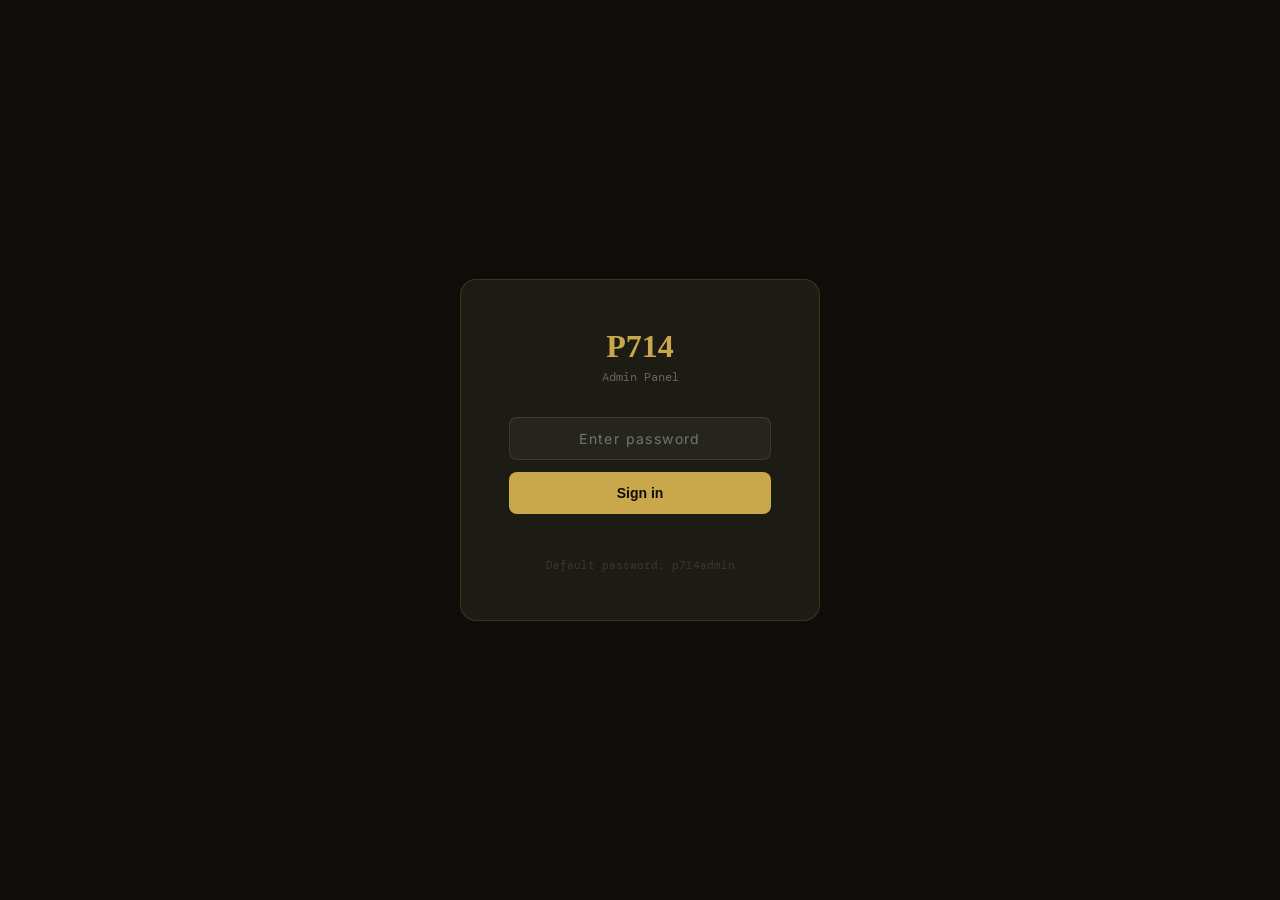
<file: admin/index.html>
<!DOCTYPE html>
<html lang="en">
<head>
  <meta charset="UTF-8" />
  <meta name="viewport" content="width=device-width, initial-scale=1.0" />
  <title>Admin — Properties714</title>
  <link href="https://fonts.googleapis.com/css2?family=Inter:wght@300;400;500;600&family=DM+Mono:wght@400;500&display=swap" rel="stylesheet" />
  <style>
    :root {
      --bg:      #0e0d0a;
      --surface: #16150f;
      --card:    #1d1c14;
      --border:  rgba(201,168,76,0.18);
      --border2: rgba(255,255,255,0.07);
      --gold:    #c9a84c;
      --gold-d:  rgba(201,168,76,0.12);
      --cream:   #f0ebe0;
      --muted:   #6a6458;
      --dim:     #3a3830;
      --danger:  #e05252;
      --success: #4caf7d;
      --warn:    #e8a94c;
      --mono:    'DM Mono', monospace;
      --sans:    'Inter', sans-serif;
      --r:       8px;
      --r-lg:    12px;
    }
    *,*::before,*::after{box-sizing:border-box;margin:0;padding:0}
    html{font-size:14px;-webkit-font-smoothing:antialiased}
    body{background:var(--bg);color:var(--cream);font-family:var(--sans);min-height:100vh}
    a{color:inherit;text-decoration:none}
    input,select,textarea{font-family:var(--sans);font-size:13px}

    /* LOGIN */
    #login-screen{position:fixed;inset:0;background:var(--bg);display:flex;align-items:center;justify-content:center;z-index:999}
    .login-box{background:var(--card);border:1px solid var(--border);border-radius:16px;padding:48px;width:360px;text-align:center}
    .login-logo{font-size:32px;font-weight:600;color:var(--gold);margin-bottom:4px;font-family:'Georgia',serif}
    .login-sub{font-size:12px;color:var(--muted);font-family:var(--mono);margin-bottom:32px}
    .login-box input{width:100%;background:rgba(255,255,255,0.04);border:1px solid rgba(255,255,255,0.1);border-radius:var(--r);padding:12px 14px;color:var(--cream);font-size:14px;outline:none;margin-bottom:12px;text-align:center;letter-spacing:0.1em}
    .login-box input:focus{border-color:var(--border)}
    .login-box button{width:100%;background:var(--gold);color:#0e0d0a;border:none;border-radius:var(--r);padding:13px;font-size:14px;font-weight:600;cursor:pointer}
    .login-err{font-size:12px;color:var(--danger);margin-top:8px;min-height:16px}

    /* SHELL */
    #app{display:none;min-height:100vh;display:grid;grid-template-columns:220px 1fr;grid-template-rows:52px 1fr}
    #topbar{grid-column:1/-1;background:var(--surface);border-bottom:1px solid var(--border2);display:flex;align-items:center;justify-content:space-between;padding:0 24px}
    .topbar-logo{font-size:16px;font-weight:600;color:var(--gold);font-family:'Georgia',serif}
    .topbar-right{display:flex;align-items:center;gap:16px}
    .topbar-site{font-size:12px;color:var(--muted);font-family:var(--mono)}
    .topbar-site a{color:var(--gold)}
    .btn-logout{background:none;border:1px solid rgba(255,255,255,0.1);color:var(--muted);border-radius:6px;padding:6px 12px;font-size:12px;cursor:pointer}
    .btn-logout:hover{color:var(--cream);border-color:rgba(255,255,255,0.2)}

    /* SIDEBAR */
    #sidebar{background:var(--surface);border-right:1px solid var(--border2);padding:16px 0;overflow-y:auto}
    .nav-section{font-size:10px;font-weight:600;text-transform:uppercase;letter-spacing:0.1em;color:var(--dim);padding:0 16px;margin:16px 0 6px}
    .nav-item{display:flex;align-items:center;gap:10px;padding:9px 16px;font-size:13px;color:var(--muted);cursor:pointer;border-radius:0;transition:background 150ms,color 150ms;margin:1px 8px;border-radius:6px}
    .nav-item:hover{background:rgba(255,255,255,0.04);color:var(--cream)}
    .nav-item.active{background:var(--gold-d);color:var(--gold)}
    .nav-icon{width:16px;text-align:center;flex-shrink:0}
    .nav-badge{display:inline-flex;align-items:center;justify-content:center;min-width:18px;height:18px;border-radius:9px;background:var(--danger);color:#fff;font-size:10px;font-weight:700;padding:0 4px;margin-left:auto}

    /* MAIN */
    #main{overflow-y:auto;padding:32px}
    .tab{display:none}
    .tab.active{display:block}
    .page-title{font-size:22px;font-weight:600;color:var(--cream);margin-bottom:6px}
    .page-sub{font-size:13px;color:var(--muted);margin-bottom:28px}

    /* CARDS */
    .card{background:var(--card);border:1px solid var(--border2);border-radius:var(--r-lg);padding:24px;margin-bottom:20px}
    .card-title{font-size:12px;font-weight:600;text-transform:uppercase;letter-spacing:0.08em;color:var(--gold);margin-bottom:16px;font-family:var(--mono)}
    .card-featured{border-color:var(--border)}

    /* FORM */
    .form-row{display:grid;grid-template-columns:1fr 1fr;gap:16px;margin-bottom:16px}
    .form-row.cols-3{grid-template-columns:1fr 1fr 1fr}
    .form-row.full{grid-template-columns:1fr}
    .form-field{display:flex;flex-direction:column;gap:5px}
    .form-field label{font-size:11px;font-weight:500;text-transform:uppercase;letter-spacing:0.07em;color:var(--muted);font-family:var(--mono)}
    .form-field input,.form-field select,.form-field textarea{
      background:rgba(255,255,255,0.04);border:1px solid rgba(255,255,255,0.1);
      border-radius:var(--r);padding:9px 12px;color:var(--cream);font-size:13px;outline:none;transition:border-color 200ms;width:100%;
    }
    .form-field input:focus,.form-field select:focus,.form-field textarea:focus{border-color:var(--border)}
    .form-field input::placeholder,.form-field textarea::placeholder{color:var(--dim)}
    .form-field select option{background:var(--card)}
    .form-field textarea{resize:vertical;min-height:80px;line-height:1.6}
    .field-help{font-size:11px;color:var(--dim);margin-top:3px}

    /* BUTTONS */
    .btn{display:inline-flex;align-items:center;gap:6px;border:none;border-radius:var(--r);padding:9px 18px;font-size:13px;font-weight:500;cursor:pointer;transition:all 150ms;font-family:var(--sans);white-space:nowrap}
    .btn-primary{background:var(--gold);color:#0e0d0a}
    .btn-primary:hover{background:#e8c97a;transform:translateY(-1px)}
    .btn-secondary{background:rgba(255,255,255,0.06);color:var(--cream);border:1px solid rgba(255,255,255,0.1)}
    .btn-secondary:hover{background:rgba(255,255,255,0.1)}
    .btn-danger{background:rgba(224,82,82,0.12);color:var(--danger);border:1px solid rgba(224,82,82,0.25)}
    .btn-danger:hover{background:var(--danger);color:#fff}
    .btn-sm{padding:6px 12px;font-size:12px}
    .btn-success{background:rgba(76,175,125,0.12);color:var(--success);border:1px solid rgba(76,175,125,0.25)}
    .btn-success:hover{background:var(--success);color:#fff}

    /* SAVE BAR */
    .save-bar{display:flex;align-items:center;justify-content:space-between;gap:12px;margin-top:20px;padding:16px 20px;background:rgba(201,168,76,0.06);border:1px solid var(--border);border-radius:var(--r);}
    .save-hint{font-size:12px;color:var(--muted);font-family:var(--mono)}
    .save-toast{font-size:12px;color:var(--success);font-family:var(--mono);display:none}

    /* TABLE */
    .table-wrap{overflow-x:auto}
    table{width:100%;border-collapse:collapse;font-size:13px}
    th{font-size:11px;font-weight:600;text-transform:uppercase;letter-spacing:0.08em;color:var(--muted);font-family:var(--mono);padding:10px 12px;border-bottom:1px solid var(--border2);text-align:left}
    td{padding:12px 12px;border-bottom:1px solid rgba(255,255,255,0.04);color:var(--cream);vertical-align:top}
    tr:hover td{background:rgba(255,255,255,0.02)}
    .td-img{width:60px;height:44px;border-radius:5px;overflow:hidden;background:var(--surface)}
    .td-img img{width:100%;height:100%;object-fit:cover}
    .badge{display:inline-flex;align-items:center;gap:4px;padding:2px 8px;border-radius:99px;font-size:11px;font-weight:600;font-family:var(--mono)}
    .badge-avail{background:rgba(76,175,125,0.15);color:#4caf7d}
    .badge-contract{background:var(--gold-d);color:var(--gold)}
    .badge-sold{background:rgba(255,255,255,0.06);color:var(--muted)}
    .badge-sell{background:rgba(76,175,125,0.15);color:#4caf7d}
    .badge-contact-src{background:var(--gold-d);color:var(--gold)}

    /* PROP FORM */
    .prop-form-wrap{background:var(--surface);border:1px solid var(--border);border-radius:var(--r-lg);padding:24px;margin-top:20px;display:none}
    .prop-form-wrap.open{display:block}
    .prop-form-title{font-size:15px;font-weight:600;margin-bottom:20px;color:var(--cream)}
    .prop-img-preview{width:100%;height:140px;border-radius:var(--r);overflow:hidden;background:var(--card);border:1px solid var(--border2);margin-top:6px;display:flex;align-items:center;justify-content:center;color:var(--dim);font-size:12px}
    .prop-img-preview img{width:100%;height:100%;object-fit:cover}

    /* DASHBOARD STATS */
    .dash-grid{display:grid;grid-template-columns:repeat(4,1fr);gap:16px;margin-bottom:24px}
    .dash-stat{background:var(--card);border:1px solid var(--border2);border-radius:var(--r-lg);padding:20px;cursor:default}
    .dash-stat.clickable{cursor:pointer;transition:border-color 150ms}
    .dash-stat.clickable:hover{border-color:var(--border)}
    .ds-val{font-size:28px;font-weight:600;color:var(--gold);font-family:'Georgia',serif;margin:4px 0}
    .ds-lbl{font-size:11px;color:var(--muted);font-family:var(--mono);text-transform:uppercase;letter-spacing:0.06em}
    .ds-icon{font-size:18px;margin-bottom:4px}

    /* DIVIDER */
    .divider{height:1px;background:var(--border2);margin:20px 0}

    /* IMAGE PREVIEW */
    .img-preview-sm{width:100%;height:80px;border-radius:5px;overflow:hidden;background:var(--card);border:1px solid var(--border2);display:flex;align-items:center;justify-content:center;color:var(--dim);font-size:11px;margin-top:4px}
    .img-preview-sm img{width:100%;height:100%;object-fit:cover}

    /* ALERT */
    .alert{padding:12px 16px;border-radius:var(--r);font-size:13px;margin-bottom:16px}
    .alert-info{background:var(--gold-d);border:1px solid var(--border);color:var(--cream)}
    .alert-warn{background:rgba(232,169,76,0.1);border:1px solid rgba(232,169,76,0.3);color:var(--warn)}

    /* LEADS FILTERS */
    .leads-filter-bar{display:flex;justify-content:space-between;align-items:center;margin-bottom:16px;flex-wrap:wrap;gap:10px}
    .leads-filter-btns{display:flex;gap:6px;flex-wrap:wrap}
    .filter-btn{padding:6px 14px;font-size:12px;border-radius:99px;border:1px solid rgba(255,255,255,0.1);background:transparent;color:var(--muted);cursor:pointer;font-family:var(--sans);transition:all 150ms}
    .filter-btn:hover{color:var(--cream);border-color:rgba(255,255,255,0.25)}
    .filter-btn.active{background:var(--gold-d);border-color:var(--border);color:var(--gold)}
    .lead-status-sel{background:rgba(255,255,255,0.04);border:1px solid rgba(255,255,255,0.1);border-radius:4px;padding:4px 6px;color:var(--cream);font-size:11px;cursor:pointer;font-family:var(--sans)}
    .empty-leads{text-align:center;padding:48px 24px;color:var(--muted)}
    .empty-leads-icon{font-size:40px;margin-bottom:12px}
    .empty-leads-title{font-size:15px;font-weight:500;color:var(--cream);margin-bottom:6px}
  </style>
</head>
<body>

<!-- LOGIN -->
<div id="login-screen">
  <div class="login-box">
    <div class="login-logo">P714</div>
    <div class="login-sub">Admin Panel</div>
    <input type="password" id="pw-input" placeholder="Enter password" onkeydown="if(event.key==='Enter')doLogin()" />
    <button onclick="doLogin()">Sign in</button>
    <div class="login-err" id="login-err"></div>
    <div style="font-size:11px;color:var(--dim);margin-top:20px;font-family:var(--mono)">Default password: p714admin</div>
  </div>
</div>

<!-- APP -->
<div id="app" style="display:none">

  <!-- TOPBAR -->
  <div id="topbar">
    <div class="topbar-logo">Properties714 — Admin</div>
    <div class="topbar-right">
      <span class="topbar-site">Site: <a href="/" target="_blank">properties714.com</a></span>
      <button class="btn-logout" onclick="doLogout()">Sign out</button>
    </div>
  </div>

  <!-- SIDEBAR -->
  <div id="sidebar">
    <div class="nav-section">Main</div>
    <div class="nav-item active" data-tab="dashboard" onclick="switchTab(this)">
      <span class="nav-icon">🏠</span> Dashboard
    </div>
    <div class="nav-section">Leads</div>
    <div class="nav-item" data-tab="leads" onclick="switchTab(this)">
      <span class="nav-icon">📋</span> Leads
      <span class="nav-badge" id="leads-badge" style="display:none">0</span>
    </div>
    <div class="nav-section">Content</div>
    <div class="nav-item" data-tab="siteconfig" onclick="switchTab(this)">
      <span class="nav-icon">⚙️</span> Site Config
    </div>
    <div class="nav-item" data-tab="hero" onclick="switchTab(this)">
      <span class="nav-icon">🎥</span> Hero &amp; Video
    </div>
    <div class="nav-item" data-tab="properties" onclick="switchTab(this)">
      <span class="nav-icon">🏡</span> Properties
    </div>
    <div class="nav-item" data-tab="testimonials" onclick="switchTab(this)">
      <span class="nav-icon">⭐</span> Testimonials
    </div>
    <div class="nav-item" data-tab="stats" onclick="switchTab(this)">
      <span class="nav-icon">📊</span> Stats Bar
    </div>
    <div class="nav-section">System</div>
    <div class="nav-item" data-tab="security" onclick="switchTab(this)">
      <span class="nav-icon">🔒</span> Security
    </div>
  </div>

  <!-- MAIN -->
  <div id="main">

    <!-- DASHBOARD -->
    <div class="tab active" id="tab-dashboard">
      <div class="page-title">Dashboard</div>
      <div class="page-sub">Overview of your website content</div>
      <div class="dash-grid" id="dash-stats"></div>
      <div class="card">
        <div class="card-title">Quick actions</div>
        <div style="display:flex;gap:10px;flex-wrap:wrap">
          <button class="btn btn-primary" onclick="switchTabById('leads')">📋 View leads</button>
          <button class="btn btn-secondary" onclick="switchTabById('hero')">&#9654; Update video</button>
          <button class="btn btn-secondary" onclick="switchTabById('properties')">+ Add property</button>
          <button class="btn btn-secondary" onclick="switchTabById('siteconfig')">Edit phone number</button>
          <button class="btn btn-secondary" onclick="window.open('/','_blank')">View website ↗</button>
        </div>
      </div>
      <div class="card">
        <div class="card-title">How to use this admin</div>
        <div style="display:flex;flex-direction:column;gap:10px;font-size:13px;color:var(--muted)">
          <div>→ <strong style="color:var(--cream)">Leads</strong> — View all form submissions from sell.html and contact.html</div>
          <div>→ <strong style="color:var(--cream)">Site Config</strong> — Change phone number, email, address, contact info</div>
          <div>→ <strong style="color:var(--cream)">Hero &amp; Video</strong> — Update the YouTube video ID and hero headline text</div>
          <div>→ <strong style="color:var(--cream)">Properties</strong> — Add, edit, or remove property listings with photos</div>
          <div>→ <strong style="color:var(--cream)">Testimonials</strong> — Manage seller reviews and quotes</div>
          <div>→ <strong style="color:var(--cream)">Stats Bar</strong> — Update the numbers shown below the hero (homes purchased, etc.)</div>
          <div>→ <strong style="color:var(--cream)">Security</strong> — Change your admin password</div>
        </div>
      </div>
    </div>

    <!-- LEADS -->
    <div class="tab" id="tab-leads">
      <div class="page-title">Leads</div>
      <div class="page-sub">Form submissions from sell.html and contact.html</div>

      <div class="alert alert-warn" style="margin-bottom:20px">
        ⚠️ <strong>Nota:</strong> Los leads se guardan en <strong>este navegador</strong> (localStorage). Funcionan perfecto si el admin y los visitantes usan el mismo dispositivo/navegador. Para producción multi-dispositivo, considera integrar Firebase o un backend.
      </div>

      <div class="leads-filter-bar">
        <div class="leads-filter-btns">
          <button class="filter-btn active" id="fbtn-all" onclick="filterLeads('all', this)">Todos</button>
          <button class="filter-btn" id="fbtn-new" onclick="filterLeads('new', this)">🔴 Nuevos</button>
          <button class="filter-btn" id="fbtn-contacted" onclick="filterLeads('contacted', this)">🟡 Contactados</button>
          <button class="filter-btn" id="fbtn-closed" onclick="filterLeads('closed', this)">🟢 Cerrados</button>
          <button class="filter-btn" id="fbtn-sell" onclick="filterLeads('sell', this)">🏠 Sell form</button>
          <button class="filter-btn" id="fbtn-contact" onclick="filterLeads('contact', this)">✉️ Contact form</button>
        </div>
        <div style="display:flex;gap:8px">
          <button class="btn btn-sm btn-secondary" onclick="exportLeadsCSV()">⬇ Export CSV</button>
          <button class="btn btn-sm btn-danger" onclick="clearAllLeads()">🗑 Borrar todos</button>
        </div>
      </div>

      <div class="card" style="padding:0">
        <div class="table-wrap">
          <table id="leads-table">
            <thead>
              <tr>
                <th>Fecha</th>
                <th>Fuente</th>
                <th>Nombre</th>
                <th>Teléfono</th>
                <th>Email</th>
                <th>Dirección / Tema</th>
                <th>Situación / Mensaje</th>
                <th>Estado</th>
                <th>Acciones</th>
              </tr>
            </thead>
            <tbody id="leads-tbody"></tbody>
          </table>
        </div>
      </div>
    </div>

    <!-- SITE CONFIG -->
    <div class="tab" id="tab-siteconfig">
      <div class="page-title">Site Config</div>
      <div class="page-sub">Contact information and site-wide settings</div>

      <div class="card card-featured">
        <div class="card-title">Contact Info</div>
        <div class="form-row">
          <div class="form-field"><label>Phone number (raw)</label><input id="cfg-phone" placeholder="4045901613" /><div class="field-help">Numbers only, no spaces. Used for tel: links.</div></div>
          <div class="form-field"><label>Phone display</label><input id="cfg-phone-display" placeholder="(404) 590-1613" /><div class="field-help">Shown to visitors on the site.</div></div>
        </div>
        <div class="form-row">
          <div class="form-field"><label>Email address</label><input id="cfg-email" type="email" placeholder="info@properties714.com" /></div>
          <div class="form-field"><label>Business hours</label><input id="cfg-hours" placeholder="Mon–Sat · 8am–7pm EST" /></div>
        </div>
        <div class="form-row full">
          <div class="form-field"><label>Service area</label><input id="cfg-area" placeholder="Serving all of Georgia" /></div>
        </div>
      </div>

      <div class="card">
        <div class="card-title">Footer Tagline</div>
        <div class="form-row">
          <div class="form-field"><label>Line 1</label><input id="cfg-tagline1" placeholder="Serious About Buying." /></div>
          <div class="form-field"><label>Line 2</label><input id="cfg-tagline2" placeholder="Serious About Closing." /></div>
        </div>
      </div>

      <div class="save-bar">
        <span class="save-hint">🔒 Changes are saved locally and applied site-wide instantly.</span>
        <div style="display:flex;align-items:center;gap:12px">
          <span class="save-toast" id="toast-siteconfig">✓ Saved!</span>
          <button class="btn btn-primary" onclick="saveSection('siteconfig')">Save changes</button>
        </div>
      </div>
    </div>

    <!-- HERO & VIDEO -->
    <div class="tab" id="tab-hero">
      <div class="page-title">Hero &amp; Video</div>
      <div class="page-sub">Update the homepage hero section and the YouTube video</div>

      <div class="card card-featured">
        <div class="card-title">🎥 YouTube Video</div>
        <div class="alert alert-info">The video appears in the hero section of the homepage where the house photo used to be.</div>
        <div class="form-row">
          <div class="form-field">
            <label>YouTube Video ID</label>
            <input id="cfg-video-id" placeholder="dQw4w9WgXcQ" />
            <div class="field-help">Find it in the YouTube URL: youtube.com/watch?v=<strong>THIS_PART</strong></div>
          </div>
          <div class="form-field">
            <label>Video section label</label>
            <input id="cfg-video-label" placeholder="Who we are" />
            <div class="field-help">Small label shown above the video.</div>
          </div>
        </div>
        <div style="font-size:12px;color:var(--muted);font-family:var(--mono);margin-top:4px">
          Example: if your video is youtube.com/watch?v=<span style="color:var(--gold)">abc123xyz</span>, enter <span style="color:var(--gold)">abc123xyz</span>
        </div>
      </div>

      <div class="card">
        <div class="card-title">Hero Headline</div>
        <div class="form-row cols-3">
          <div class="form-field"><label>Line 1</label><input id="cfg-hero-l1" placeholder="Sell your house" /></div>
          <div class="form-field"><label>Line 2 (italic gold)</label><input id="cfg-hero-l2" placeholder="fast, as-is," /></div>
          <div class="form-field"><label>Line 3</label><input id="cfg-hero-l3" placeholder="for cash." /></div>
        </div>
        <div class="form-row full">
          <div class="form-field"><label>Hero subtitle</label><textarea id="cfg-hero-sub" rows="2" placeholder="No repairs. No commissions. No open houses. Close in as little as 7 days — you pick the date."></textarea></div>
        </div>
        <div class="form-row full">
          <div class="form-field"><label>Badge text (pill above headline)</label><input id="cfg-hero-badge" placeholder="Georgia Real Estate Investors" /></div>
        </div>
      </div>

      <div class="card">
        <div class="card-title">Trust checkmarks (3 items)</div>
        <div class="form-row cols-3">
          <div class="form-field"><label>Item 1</label><input id="cfg-trust1" placeholder="No repairs needed" /></div>
          <div class="form-field"><label>Item 2</label><input id="cfg-trust2" placeholder="Zero commissions or fees" /></div>
          <div class="form-field"><label>Item 3</label><input id="cfg-trust3" placeholder="Close in as little as 7 days" /></div>
        </div>
      </div>

      <div class="save-bar">
        <span class="save-hint">📺 Paste your YouTube video ID and click Save.</span>
        <div style="display:flex;align-items:center;gap:12px">
          <span class="save-toast" id="toast-hero">✓ Saved!</span>
          <button class="btn btn-primary" onclick="saveSection('hero')">Save changes</button>
        </div>
      </div>
    </div>

    <!-- PROPERTIES -->
    <div class="tab" id="tab-properties">
      <div class="page-title">Properties</div>
      <div class="page-sub">Manage your property listings</div>

      <div style="display:flex;justify-content:flex-end;margin-bottom:16px">
        <button class="btn btn-primary" onclick="openPropForm(null)">+ Add property</button>
      </div>

      <!-- PROP FORM -->
      <div class="prop-form-wrap" id="prop-form-wrap">
        <div class="prop-form-title" id="prop-form-title">Add property</div>
        <input type="hidden" id="prop-edit-id" />
        <div class="form-row">
          <div class="form-field"><label>Price *</label><input id="pf-price" placeholder="$124,900" /></div>
          <div class="form-field"><label>Status</label>
            <select id="pf-status"><option value="avail">Available</option><option value="contract">Under Contract</option><option value="sold">Sold</option></select>
          </div>
        </div>
        <div class="form-row full">
          <div class="form-field"><label>Full address *</label><input id="pf-addr" placeholder="3847 Elm Street, Atlanta, GA 30310" /></div>
        </div>
        <div class="form-row cols-3">
          <div class="form-field"><label>Bedrooms</label><input id="pf-beds" placeholder="3" /></div>
          <div class="form-field"><label>Bathrooms</label><input id="pf-baths" placeholder="2" /></div>
          <div class="form-field"><label>Sqft</label><input id="pf-sqft" placeholder="1,240" /></div>
        </div>
        <div class="form-row full">
          <div class="form-field">
            <label>Photo URL</label>
            <input id="pf-img" placeholder="https://..." oninput="previewPropImg()" />
            <div class="field-help">Paste a direct image URL (Unsplash, your hosting, Google Drive public link, etc.)</div>
            <div class="prop-img-preview" id="pf-img-preview"><span>Image preview</span></div>
          </div>
        </div>
        <div class="form-row full">
          <div class="form-field"><label>Description (optional)</label><textarea id="pf-desc" rows="2" placeholder="Additional details about the property..."></textarea></div>
        </div>
        <div style="display:flex;gap:10px;margin-top:16px">
          <button class="btn btn-primary" onclick="saveProp()">Save property</button>
          <button class="btn btn-secondary" onclick="closePropForm()">Cancel</button>
        </div>
      </div>

      <div class="card" style="margin-top:16px">
        <div class="table-wrap">
          <table id="prop-table">
            <thead><tr><th>Photo</th><th>Price</th><th>Address</th><th>Specs</th><th>Status</th><th>Actions</th></tr></thead>
            <tbody id="prop-tbody"></tbody>
          </table>
        </div>
      </div>
    </div>

    <!-- TESTIMONIALS -->
    <div class="tab" id="tab-testimonials">
      <div class="page-title">Testimonials</div>
      <div class="page-sub">Manage seller reviews and quotes</div>

      <div id="testi-list"></div>

      <div style="display:flex;justify-content:flex-end;margin-top:16px">
        <button class="btn btn-primary" onclick="addTesti()">+ Add testimonial</button>
      </div>

      <div class="save-bar" style="margin-top:20px">
        <span class="save-hint">Changes are saved instantly when you click Save testimonials.</span>
        <div style="display:flex;align-items:center;gap:12px">
          <span class="save-toast" id="toast-testimonials">✓ Saved!</span>
          <button class="btn btn-primary" onclick="saveSection('testimonials')">Save testimonials</button>
        </div>
      </div>
    </div>

    <!-- STATS -->
    <div class="tab" id="tab-stats">
      <div class="page-title">Stats Bar</div>
      <div class="page-sub">The 5 numbers shown at the bottom of the hero section</div>

      <div class="card card-featured">
        <div class="card-title">Homepage stats</div>
        <div class="form-row cols-3">
          <div class="form-field"><label>Stat 1 — Value</label><input id="st-1-val" placeholder="100+" /><div class="field-help">Ex: 100+ or 7 or $0</div></div>
          <div class="form-field"><label>Stat 1 — Label</label><input id="st-1-lbl" placeholder="Homes purchased in GA" /></div>
          <div style=""></div>
        </div>
        <div class="form-row cols-3">
          <div class="form-field"><label>Stat 2 — Value</label><input id="st-2-val" placeholder="7" /></div>
          <div class="form-field"><label>Stat 2 — Label</label><input id="st-2-lbl" placeholder="Day minimum close" /></div>
          <div style=""></div>
        </div>
        <div class="form-row cols-3">
          <div class="form-field"><label>Stat 3 — Value</label><input id="st-3-val" placeholder="$0" /></div>
          <div class="form-field"><label>Stat 3 — Label</label><input id="st-3-lbl" placeholder="Fees or commissions" /></div>
          <div style=""></div>
        </div>
        <div class="form-row cols-3">
          <div class="form-field"><label>Stat 4 — Value</label><input id="st-4-val" placeholder="24h" /></div>
          <div class="form-field"><label>Stat 4 — Label</label><input id="st-4-lbl" placeholder="Offer turnaround" /></div>
          <div style=""></div>
        </div>
        <div class="form-row cols-3">
          <div class="form-field"><label>Stat 5 — Value</label><input id="st-5-val" placeholder="5★" /></div>
          <div class="form-field"><label>Stat 5 — Label</label><input id="st-5-lbl" placeholder="Seller satisfaction" /></div>
          <div style=""></div>
        </div>
      </div>

      <div class="save-bar">
        <span class="save-hint">These numbers appear on the homepage below the hero.</span>
        <div style="display:flex;align-items:center;gap:12px">
          <span class="save-toast" id="toast-stats">✓ Saved!</span>
          <button class="btn btn-primary" onclick="saveSection('stats')">Save stats</button>
        </div>
      </div>
    </div>

    <!-- SECURITY -->
    <div class="tab" id="tab-security">
      <div class="page-title">Security</div>
      <div class="page-sub">Change your admin password</div>
      <div class="card card-featured" style="max-width:420px">
        <div class="card-title">Change password</div>
        <div class="form-field" style="margin-bottom:12px"><label>Current password</label><input type="password" id="sec-current" /></div>
        <div class="form-field" style="margin-bottom:12px"><label>New password</label><input type="password" id="sec-new" /></div>
        <div class="form-field" style="margin-bottom:20px"><label>Confirm new password</label><input type="password" id="sec-confirm" /></div>
        <div id="sec-msg" style="font-size:12px;min-height:16px;margin-bottom:12px"></div>
        <button class="btn btn-primary" onclick="changePassword()">Update password</button>
      </div>
    </div>

  </div><!-- /main -->
</div><!-- /app -->

<script>
// ============================================================
// AUTH
// ============================================================
var DEFAULT_PW = 'p714admin';

function doLogin() {
  var pw = document.getElementById('pw-input').value;
  var stored = localStorage.getItem('p714_admin_pw') || DEFAULT_PW;
  if (pw === stored) {
    localStorage.setItem('p714_authed', '1');
    document.getElementById('login-screen').style.display = 'none';
    document.getElementById('app').style.display = 'grid';
    initApp();
  } else {
    document.getElementById('login-err').textContent = 'Incorrect password.';
  }
}

function doLogout() {
  localStorage.removeItem('p714_authed');
  location.reload();
}

function changePassword() {
  var cur = document.getElementById('sec-current').value;
  var nw  = document.getElementById('sec-new').value;
  var cf  = document.getElementById('sec-confirm').value;
  var stored = localStorage.getItem('p714_admin_pw') || DEFAULT_PW;
  var msg = document.getElementById('sec-msg');
  if (cur !== stored) { msg.style.color = '#e05252'; msg.textContent = 'Current password incorrect.'; return; }
  if (nw.length < 6)  { msg.style.color = '#e05252'; msg.textContent = 'New password must be at least 6 characters.'; return; }
  if (nw !== cf)      { msg.style.color = '#e05252'; msg.textContent = 'Passwords do not match.'; return; }
  localStorage.setItem('p714_admin_pw', nw);
  msg.style.color = '#4caf7d'; msg.textContent = '✓ Password updated!';
}

if (localStorage.getItem('p714_authed') === '1') {
  document.getElementById('login-screen').style.display = 'none';
  document.getElementById('app').style.display = 'grid';
  initApp();
}

// ============================================================
// NAV
// ============================================================
function switchTab(el) {
  document.querySelectorAll('.nav-item').forEach(function(i) { i.classList.remove('active'); });
  document.querySelectorAll('.tab').forEach(function(t) { t.classList.remove('active'); });
  el.classList.add('active');
  document.getElementById('tab-' + el.dataset.tab).classList.add('active');
  if (el.dataset.tab === 'leads') renderLeads();
}

function switchTabById(id) {
  var el = document.querySelector('[data-tab="' + id + '"]');
  if (el) switchTab(el);
}

// ============================================================
// DATA LAYER
// ============================================================
function getData() {
  try { return JSON.parse(localStorage.getItem('p714_data') || '{}'); } catch(e) { return {}; }
}

function setData(key, val) {
  var d = getData();
  d[key] = val;
  localStorage.setItem('p714_data', JSON.stringify(d));
}

// ============================================================
// INIT
// ============================================================
function initApp() {
  loadSiteConfig();
  loadHero();
  loadStats();
  loadProperties();
  loadTestimonials();
  updateDashboard();
  updateLeadsBadge();
}

// ============================================================
// SITE CONFIG
// ============================================================
function loadSiteConfig() {
  var d = getData().siteconfig || {};
  var set = function(id, val, fb) { var el = document.getElementById(id); if(el) el.value = val || fb || ''; };
  set('cfg-phone',         d.phone,        '4045901613');
  set('cfg-phone-display', d.phoneDisplay, '(404) 590-1613');
  set('cfg-email',         d.email,        'info@properties714.com');
  set('cfg-hours',         d.hours,        'Mon–Sat · 8am–7pm EST');
  set('cfg-area',          d.area,         'Serving all of Georgia');
  set('cfg-tagline1',      d.tagline1,     'Serious About Buying.');
  set('cfg-tagline2',      d.tagline2,     'Serious About Closing.');
}

// ============================================================
// HERO
// ============================================================
function loadHero() {
  var d = getData().hero || {};
  var set = function(id, val, fb) { var el = document.getElementById(id); if(el) el.value = val || fb || ''; };
  set('cfg-video-id',    d.videoId,    '');
  set('cfg-video-label', d.videoLabel, 'Who we are');
  set('cfg-hero-l1',     d.line1,      'Sell your house');
  set('cfg-hero-l2',     d.line2,      'fast, as-is,');
  set('cfg-hero-l3',     d.line3,      'for cash.');
  set('cfg-hero-sub',    d.sub,        'No repairs. No commissions. No open houses.');
  set('cfg-hero-badge',  d.badge,      'Georgia Real Estate Investors');
  set('cfg-trust1',      d.trust1,     'No repairs needed');
  set('cfg-trust2',      d.trust2,     'Zero commissions or fees');
  set('cfg-trust3',      d.trust3,     'Close in as little as 7 days');
}

// ============================================================
// STATS
// ============================================================
function loadStats() {
  var d = getData().stats || {};
  for (var i = 1; i <= 5; i++) {
    var s = d['s'+i] || {};
    var defaults = ['100+','7','$0','24h','5★'];
    var lbls = ['Homes purchased in GA','Day minimum close','Fees or commissions','Offer turnaround','Seller satisfaction'];
    var v = document.getElementById('st-'+i+'-val'); if(v) v.value = s.val || defaults[i-1];
    var l = document.getElementById('st-'+i+'-lbl'); if(l) l.value = s.lbl || lbls[i-1];
  }
}

// ============================================================
// SAVE SECTIONS
// ============================================================
function saveSection(section) {
  var g = function(id) { var el = document.getElementById(id); return el ? el.value.trim() : ''; };
  var saved = {};

  if (section === 'siteconfig') {
    saved = { phone: g('cfg-phone'), phoneDisplay: g('cfg-phone-display'), email: g('cfg-email'), hours: g('cfg-hours'), area: g('cfg-area'), tagline1: g('cfg-tagline1'), tagline2: g('cfg-tagline2') };
  } else if (section === 'hero') {
    saved = { videoId: g('cfg-video-id'), videoLabel: g('cfg-video-label'), line1: g('cfg-hero-l1'), line2: g('cfg-hero-l2'), line3: g('cfg-hero-l3'), sub: g('cfg-hero-sub'), badge: g('cfg-hero-badge'), trust1: g('cfg-trust1'), trust2: g('cfg-trust2'), trust3: g('cfg-trust3') };
  } else if (section === 'stats') {
    for (var i = 1; i <= 5; i++) { saved['s'+i] = { val: g('st-'+i+'-val'), lbl: g('st-'+i+'-lbl') }; }
  } else if (section === 'testimonials') {
    saved = gatherTestimonials();
  }

  if (section === 'testimonials') { setData('testimonials', saved); }
  else { setData(section, saved); }

  showToast(section);
  updateDashboard();
}

function showToast(section) {
  var t = document.getElementById('toast-' + section);
  if (!t) return;
  t.style.display = 'inline';
  setTimeout(function() { t.style.display = 'none'; }, 2500);
}

// ============================================================
// PROPERTIES CRUD
// ============================================================
function getProps() { return getData().properties || []; }

function loadProperties() {
  var props = getProps();
  if (!props.length) {
    props = [
      { id: 1, price: '$124,900', addr: '3847 Elm Street, Atlanta, GA 30310', beds: '3', baths: '2', sqft: '1,240', status: 'avail', img: 'https://images.unsplash.com/photo-1568605114967-8130f3a36994?w=600&q=80', desc: '' },
      { id: 2, price: '$87,500',  addr: '1291 Oak Avenue, Macon, GA 31201',   beds: '2', baths: '1', sqft: '980',   status: 'contract', img: 'https://images.unsplash.com/photo-1558618666-fcd25c85cd64?w=600&q=80', desc: '' },
      { id: 3, price: '$210,000', addr: '562 Maple Drive, Savannah, GA 31401', beds: '4', baths: '2', sqft: '1,850', status: 'avail', img: 'https://images.unsplash.com/photo-1564013799919-ab600027ffc6?w=600&q=80', desc: '' },
    ];
    setData('properties', props);
  }
  renderPropsTable(props);
}

function renderPropsTable(props) {
  var tbody = document.getElementById('prop-tbody');
  if (!tbody) return;
  tbody.innerHTML = props.map(function(p) { return '<tr>' +
    '<td><div class="td-img"><img src="' + p.img + '" alt="" onerror="this.style.display=\'none\'" /></div></td>' +
    '<td><strong>' + p.price + '</strong></td>' +
    '<td style="max-width:220px">' + p.addr + '</td>' +
    '<td><span style="font-family:var(--mono);font-size:11px;color:var(--muted)">' + p.beds + 'b / ' + p.baths + 'ba / ' + p.sqft + ' sqft</span></td>' +
    '<td><span class="badge badge-' + p.status + '">' + (p.status === 'avail' ? 'Available' : p.status === 'contract' ? 'Under Contract' : 'Sold') + '</span></td>' +
    '<td><div style="display:flex;gap:6px">' +
      '<button class="btn btn-sm btn-secondary" onclick="openPropForm(' + p.id + ')">Edit</button>' +
      '<button class="btn btn-sm btn-danger" onclick="deleteProp(' + p.id + ')">Del</button>' +
    '</div></td>' +
  '</tr>'; }).join('');
}

function openPropForm(id) {
  var wrap = document.getElementById('prop-form-wrap');
  var titleEl = document.getElementById('prop-form-title');
  wrap.classList.add('open');
  wrap.scrollIntoView({ behavior: 'smooth', block: 'start' });

  if (id === null) {
    titleEl.textContent = 'Add new property';
    document.getElementById('prop-edit-id').value = '';
    ['pf-price','pf-addr','pf-beds','pf-baths','pf-sqft','pf-img','pf-desc'].forEach(function(f) { var el = document.getElementById(f); if(el) el.value = ''; });
    document.getElementById('pf-status').value = 'avail';
    document.getElementById('pf-img-preview').innerHTML = '<span>Image preview</span>';
  } else {
    var props = getProps();
    var p = props.find(function(x) { return x.id === id; });
    if (!p) return;
    titleEl.textContent = 'Edit property';
    document.getElementById('prop-edit-id').value = id;
    document.getElementById('pf-price').value = p.price || '';
    document.getElementById('pf-addr').value = p.addr || '';
    document.getElementById('pf-beds').value = p.beds || '';
    document.getElementById('pf-baths').value = p.baths || '';
    document.getElementById('pf-sqft').value = p.sqft || '';
    document.getElementById('pf-status').value = p.status || 'avail';
    document.getElementById('pf-img').value = p.img || '';
    document.getElementById('pf-desc').value = p.desc || '';
    previewPropImg();
  }
}

function closePropForm() {
  document.getElementById('prop-form-wrap').classList.remove('open');
}

function previewPropImg() {
  var url = document.getElementById('pf-img').value.trim();
  var wrap = document.getElementById('pf-img-preview');
  if (url) { wrap.innerHTML = '<img src="' + url + '" alt="" onerror="this.parentElement.innerHTML=\'<span>Could not load image</span>\'" />'; }
  else { wrap.innerHTML = '<span>Image preview</span>'; }
}

function saveProp() {
  var g = function(id) { var el = document.getElementById(id); return el ? el.value.trim() : ''; };
  var editId = g('prop-edit-id');
  var newProp = {
    id:     editId ? parseInt(editId) : Date.now(),
    price:  g('pf-price'),
    addr:   g('pf-addr'),
    beds:   g('pf-beds'),
    baths:  g('pf-baths'),
    sqft:   g('pf-sqft'),
    status: g('pf-status'),
    img:    g('pf-img'),
    desc:   g('pf-desc'),
  };
  if (!newProp.price || !newProp.addr) { alert('Price and address are required.'); return; }
  var props = getProps();
  if (editId) { props = props.map(function(p) { return p.id === parseInt(editId) ? newProp : p; }); }
  else { props.push(newProp); }
  setData('properties', props);
  renderPropsTable(props);
  closePropForm();
  updateDashboard();
}

function deleteProp(id) {
  if (!confirm('Delete this property?')) return;
  var props = getProps().filter(function(p) { return p.id !== id; });
  setData('properties', props);
  renderPropsTable(props);
  updateDashboard();
}

// ============================================================
// TESTIMONIALS
// ============================================================
function getTestis() {
  return getData().testimonials || [
    { quote: 'My experience was fantastic. They are great people, very helpful.', name: 'Jose A.', loc: 'Atlanta, GA' },
    { quote: 'It was a great experience. Very professional, courteous and they return calls promptly.', name: 'Casey & Danny', loc: 'Savannah, GA' },
    { quote: 'I was able to get a fast, decent offer and not have to deal with the mess of repairs.', name: 'Doug V.', loc: 'Augusta, GA' },
  ];
}

function loadTestimonials() {
  renderTestis(getTestis());
}

function renderTestis(testis) {
  var wrap = document.getElementById('testi-list');
  if (!wrap) return;
  wrap.innerHTML = testis.map(function(t, i) { return '<div class="card" style="margin-bottom:12px">' +
    '<div class="card-title">Testimonial ' + (i+1) + '</div>' +
    '<div class="form-row full" style="margin-bottom:12px"><div class="form-field"><label>Quote *</label><textarea class="t-quote" rows="3" placeholder="Their testimonial text...">' + (t.quote||'') + '</textarea></div></div>' +
    '<div class="form-row"><div class="form-field"><label>Name</label><input class="t-name" value="' + (t.name||'') + '" placeholder="Jose A." /></div><div class="form-field"><label>Location</label><input class="t-loc" value="' + (t.loc||'') + '" placeholder="Atlanta, GA" /></div></div>' +
    '<button class="btn btn-sm btn-danger" style="margin-top:8px" onclick="removeTesti(' + i + ')">Remove</button>' +
  '</div>'; }).join('');
}

function addTesti() {
  var testis = gatherTestimonials();
  testis.push({ quote: '', name: '', loc: '' });
  renderTestis(testis);
}

function removeTesti(i) {
  if (!confirm('Remove this testimonial?')) return;
  var testis = gatherTestimonials();
  testis.splice(i, 1);
  renderTestis(testis);
}

function gatherTestimonials() {
  var qs = document.querySelectorAll('.t-quote');
  var ns = document.querySelectorAll('.t-name');
  var ls = document.querySelectorAll('.t-loc');
  var out = [];
  qs.forEach(function(q, i) { out.push({ quote: q.value.trim(), name: (ns[i]||{value:''}).value.trim(), loc: (ls[i]||{value:''}).value.trim() }); });
  return out;
}

// ============================================================
// LEADS
// ============================================================
function getLeads() {
  try { return JSON.parse(localStorage.getItem('p714_leads') || '[]'); } catch(e) { return []; }
}

var _currentFilter = 'all';

function renderLeads(filter) {
  filter = filter || _currentFilter || 'all';
  _currentFilter = filter;
  var allLeads = getLeads();

  var filtered;
  if (filter === 'all')       { filtered = allLeads; }
  else if (filter === 'sell' || filter === 'contact') { filtered = allLeads.filter(function(l){ return l.source === filter; }); }
  else { filtered = allLeads.filter(function(l){ return l.status === filter; }); }

  var tbody = document.getElementById('leads-tbody');
  if (!tbody) return;

  if (!filtered.length) {
    tbody.innerHTML = '<tr><td colspan="9"><div class="empty-leads"><div class="empty-leads-icon">📋</div><div class="empty-leads-title">No leads todavía</div><div style="font-size:13px;color:var(--muted)">Cuando alguien llene un formulario en tu sitio, aparecerá aquí.</div></div></td></tr>';
    return;
  }

  tbody.innerHTML = filtered.map(function(l) {
    var d = new Date(l.date);
    var dateStr = d.toLocaleDateString('es', {month:'short',day:'numeric',year:'numeric'});
    var timeStr = d.toLocaleTimeString('es', {hour:'2-digit',minute:'2-digit'});
    var srcBadge = l.source === 'sell'
      ? '<span class="badge badge-sell">🏠 Sell</span>'
      : '<span class="badge badge-contact-src">✉️ Contact</span>';
    var addressOrTopic = l.address || l.topic || '—';
    var situationOrMsg = l.situation || (l.message ? l.message.substring(0,60) + (l.message.length > 60 ? '…' : '') : '—');
    return '<tr>' +
      '<td style="font-family:var(--mono);font-size:11px;color:var(--muted);white-space:nowrap">' + dateStr + '<br>' + timeStr + '</td>' +
      '<td>' + srcBadge + '</td>' +
      '<td><strong>' + (l.name || '—') + '</strong></td>' +
      '<td>' + (l.phone ? '<a href="tel:' + l.phone + '" style="color:var(--gold)">' + l.phone + '</a>' : '—') + '</td>' +
      '<td style="font-size:12px;color:var(--muted)">' + (l.email || '—') + '</td>' +
      '<td style="max-width:160px;font-size:12px">' + addressOrTopic + '</td>' +
      '<td style="max-width:160px;font-size:12px;color:var(--muted)">' + situationOrMsg + '</td>' +
      '<td><select class="lead-status-sel" onchange="updateLeadStatus(' + l.id + ', this.value)">' +
        '<option value="new"' + (l.status==='new'?' selected':'') + '>🔴 Nuevo</option>' +
        '<option value="contacted"' + (l.status==='contacted'?' selected':'') + '>🟡 Contactado</option>' +
        '<option value="closed"' + (l.status==='closed'?' selected':'') + '>🟢 Cerrado</option>' +
      '</select></td>' +
      '<td><button class="btn btn-sm btn-danger" onclick="deleteLead(' + l.id + ')">Del</button></td>' +
    '</tr>';
  }).join('');
}

function filterLeads(filter, btn) {
  _currentFilter = filter;
  document.querySelectorAll('.filter-btn').forEach(function(b) { b.classList.remove('active'); });
  if (btn) btn.classList.add('active');
  renderLeads(filter);
}

function updateLeadStatus(id, status) {
  var leads = getLeads();
  var idx = leads.findIndex(function(l) { return l.id === id; });
  if (idx > -1) {
    leads[idx].status = status;
    localStorage.setItem('p714_leads', JSON.stringify(leads));
    updateLeadsBadge();
    updateDashboard();
  }
}

function deleteLead(id) {
  if (!confirm('¿Eliminar este lead?')) return;
  var leads = getLeads().filter(function(l) { return l.id !== id; });
  localStorage.setItem('p714_leads', JSON.stringify(leads));
  renderLeads();
  updateDashboard();
  updateLeadsBadge();
}

function clearAllLeads() {
  if (!confirm('¿Borrar TODOS los leads? Esta acción no se puede deshacer.')) return;
  localStorage.setItem('p714_leads', '[]');
  renderLeads();
  updateDashboard();
  updateLeadsBadge();
}

function exportLeadsCSV() {
  var leads = getLeads();
  if (!leads.length) { alert('No hay leads para exportar.'); return; }
  var headers = ['Fecha','Fuente','Nombre','Teléfono','Email','Dirección/Tema','Situación/Mensaje','Estado'];
  var rows = leads.map(function(l) {
    return [
      new Date(l.date).toLocaleString(),
      l.source, l.name || '', l.phone || '', l.email || '',
      l.address || l.topic || '',
      l.situation || l.message || '',
      l.status
    ];
  });
  var csv = [headers].concat(rows).map(function(r) {
    return r.map(function(v) { return '"' + String(v||'').replace(/"/g,'""') + '"'; }).join(',');
  }).join('\n');
  var blob = new Blob([csv], { type: 'text/csv;charset=utf-8;' });
  var url = URL.createObjectURL(blob);
  var a = document.createElement('a');
  a.href = url; a.download = 'p714-leads.csv'; a.click();
  setTimeout(function() { URL.revokeObjectURL(url); }, 1000);
}

function updateLeadsBadge() {
  var newCount = getLeads().filter(function(l) { return l.status === 'new'; }).length;
  var badge = document.getElementById('leads-badge');
  if (!badge) return;
  if (newCount > 0) {
    badge.textContent = newCount;
    badge.style.display = 'inline-flex';
  } else {
    badge.style.display = 'none';
  }
}

// ============================================================
// DASHBOARD
// ============================================================
function updateDashboard() {
  var props   = getProps();
  var testis  = getTestis();
  var leads   = getLeads();
  var cfg     = getData().siteconfig || {};
  var avail   = props.filter(function(p) { return p.status === 'avail'; }).length;
  var newLeads = leads.filter(function(l) { return l.status === 'new'; }).length;

  document.getElementById('dash-stats').innerHTML =
    '<div class="dash-stat clickable" onclick="switchTabById(\'leads\')" title="Ver leads">' +
      '<div class="ds-icon">📋</div>' +
      '<div class="ds-val" style="' + (newLeads > 0 ? 'color:var(--danger)' : '') + '">' + leads.length + '</div>' +
      '<div class="ds-lbl">Leads totales</div>' +
      (newLeads > 0 ? '<div style="font-size:11px;color:var(--danger);margin-top:4px;font-family:var(--mono)">' + newLeads + ' nuevos</div>' : '') +
    '</div>' +
    '<div class="dash-stat"><div class="ds-icon">🏡</div><div class="ds-val">' + props.length + '</div><div class="ds-lbl">Properties</div></div>' +
    '<div class="dash-stat"><div class="ds-icon">🟢</div><div class="ds-val">' + avail + '</div><div class="ds-lbl">Available</div></div>' +
    '<div class="dash-stat"><div class="ds-icon">📞</div><div class="ds-val" style="font-size:16px">' + (cfg.phoneDisplay || '(404) 590-1613') + '</div><div class="ds-lbl">Phone</div></div>';
}
</script>
</body>
</html>
</file>
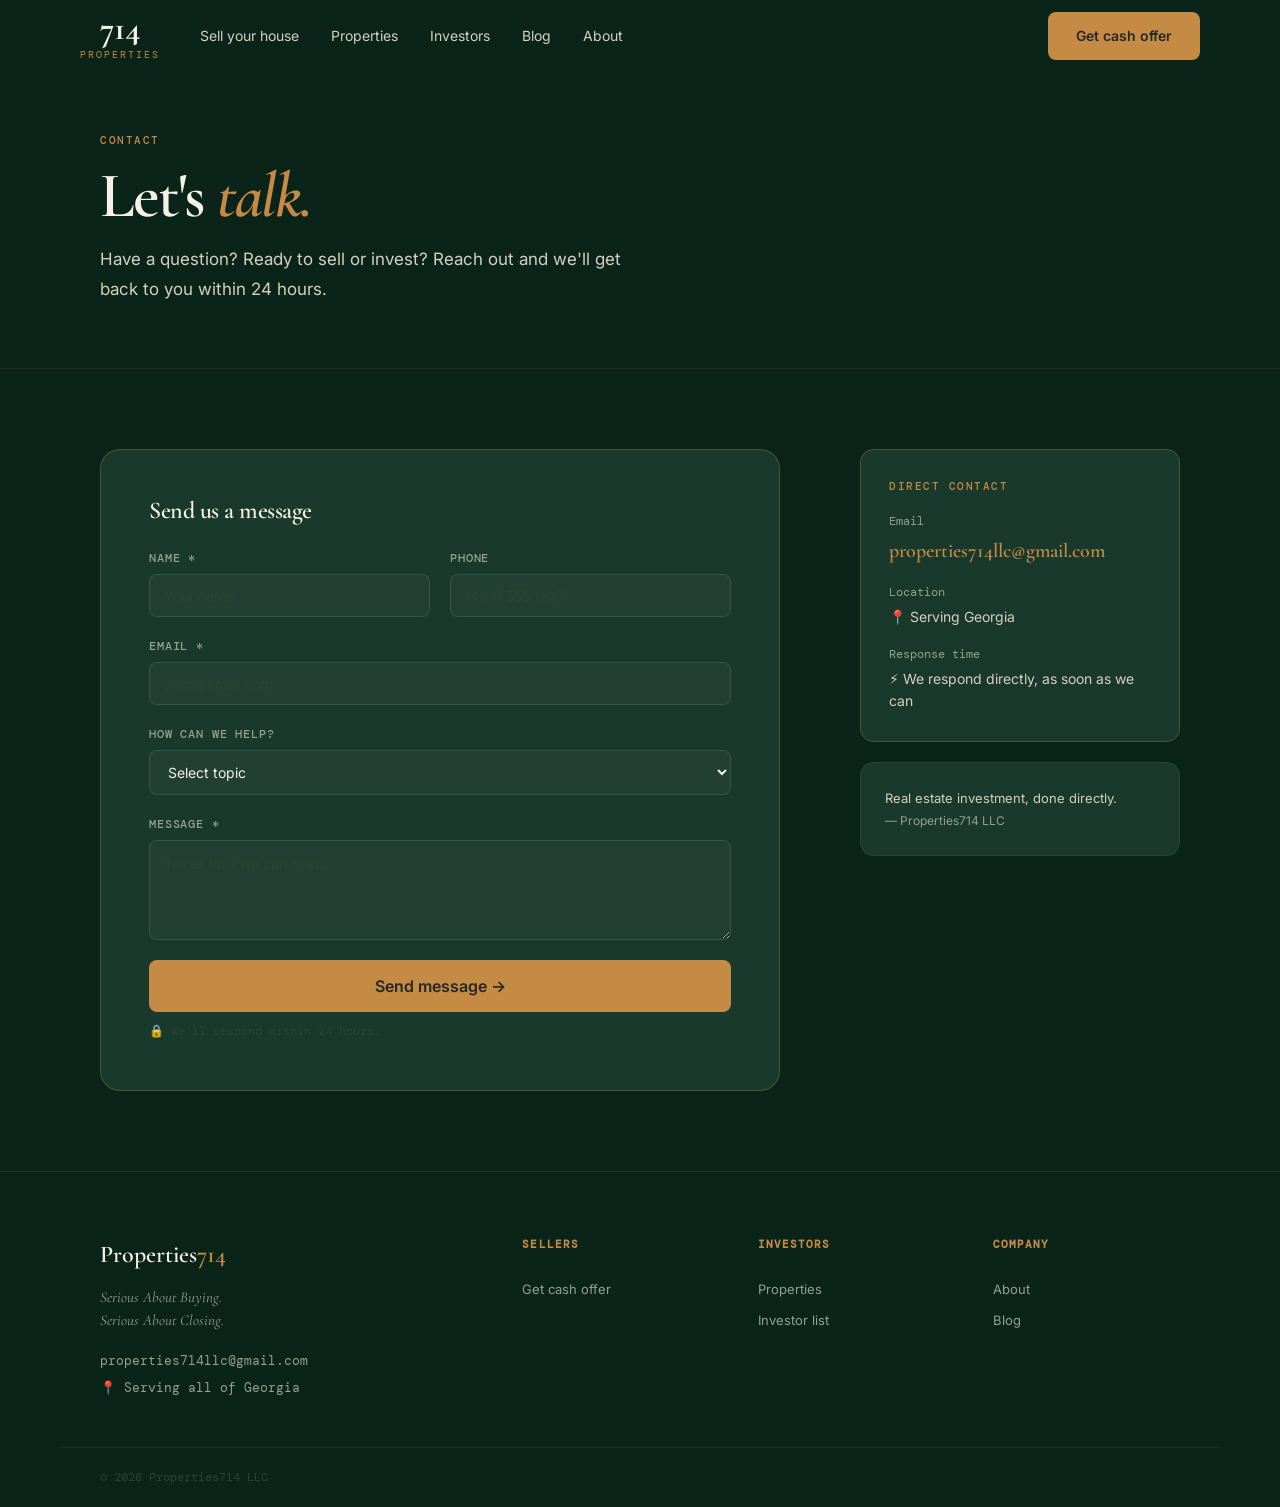
<file: contact.html>
<!DOCTYPE html>
<html lang="en">
<head>
  <meta charset="UTF-8" />
  <meta name="viewport" content="width=device-width, initial-scale=1.0" />
  <title>Contact Properties714 — Direct Real Estate Investment in Georgia</title>
  <meta name="description" content="Contact Properties714 LLC — a Georgia-based real estate investment company. Send a message and we'll respond directly." />
  <meta name="keywords" content="contact Properties714, sell house Atlanta contact, real estate investment Georgia contact" />
  <meta name="robots" content="index, follow" />
  <meta name="author" content="Properties714 LLC" />
  <meta name="geo.region" content="US-GA" />
  <meta name="geo.placename" content="Atlanta, Georgia" />
  <link rel="canonical" href="https://www.properties714.com/contact.html" />
  <link rel="icon" type="image/svg+xml" href="/favicon.svg" />
  <meta name="theme-color" content="#C58B45" />
  <link rel="preconnect" href="https://fonts.googleapis.com" />
  <link rel="preconnect" href="https://fonts.gstatic.com" crossorigin />
  <link href="https://fonts.googleapis.com/css2?family=Cormorant+Garamond:ital,wght@0,400;0,600;0,700;1,600&family=Inter:wght@300;400;500;600&family=DM+Mono:wght@400;500&display=swap" rel="stylesheet" />
  <link rel="stylesheet" href="/css/style.css?v=20" />
  <!-- Open Graph -->
  <meta property="og:type" content="website" />
  <meta property="og:url" content="https://www.properties714.com/contact.html" />
  <meta property="og:title" content="Contact Properties714" />
  <meta property="og:description" content="Send a message and we'll respond directly. Properties714 buys properties directly across Georgia." />
  <meta property="og:image" content="https://images.unsplash.com/photo-1568605114967-8130f3a36994?w=1200&h=630&q=80&auto=format&fit=crop" />
  <meta property="og:image:width" content="1200" />
  <meta property="og:image:height" content="630" />
  <meta property="og:site_name" content="Properties714 LLC" />
  <meta property="og:locale" content="en_US" />
  <!-- Twitter -->
  <meta name="twitter:card" content="summary_large_image" />
  <meta name="twitter:title" content="Contact Properties714" />
  <meta name="twitter:description" content="A Georgia-based real estate investment company. Send a message and we'll respond directly." />
  <meta name="twitter:image" content="https://images.unsplash.com/photo-1568605114967-8130f3a36994?w=1200&h=630&q=80&auto=format&fit=crop" />
  <!-- JSON-LD -->
  <script type="application/ld+json">
  {
    "@context": "https://schema.org",
    "@graph": [
      {
        "@type": "BreadcrumbList",
        "itemListElement": [
          {"@type": "ListItem", "position": 1, "name": "Home", "item": "https://www.properties714.com/"},
          {"@type": "ListItem", "position": 2, "name": "Contact", "item": "https://www.properties714.com/contact.html"}
        ]
      },
      {
        "@type": "ContactPage",
        "@id": "https://www.properties714.com/contact.html",
        "url": "https://www.properties714.com/contact.html",
        "name": "Contact Properties714",
        "description": "Get in touch with Properties714 LLC by email — we respond directly.",
        "isPartOf": {"@type": "WebSite", "url": "https://www.properties714.com"}
      },
      {
        "@type": "Organization",
        "name": "Properties714 LLC",
        "email": "properties714llc@gmail.com",
        "url": "https://www.properties714.com",
        "address": {
          "@type": "PostalAddress",
          "addressRegion": "GA",
          "addressCountry": "US"
        }
      }
    ]
  }
  </script>
</head>
<body>
<header class="site-nav scrolled" id="site-nav">
  <div class="nav-inner">
    <a href="/" class="nav-logo-wrap">
      <span class="logo-714">714</span>
      <span class="logo-properties">Properties</span>
    </a>
    <nav class="nav-links"><a href="/sell.html">Sell your house</a><a href="/properties.html">Properties</a><a href="/investors.html">Investors</a><a href="/blog.html">Blog</a><a href="/about.html">About</a></nav>
    <div class="nav-right"><a href="/sell.html" class="btn-gold">Get cash offer</a></div>
    <button class="nav-hamburger" id="hamburger">&#9776;</button>
  </div>
  <div class="mobile-menu" id="mobile-menu"><a href="/sell.html">Sell your house</a><a href="/properties.html">Properties</a><a href="/investors.html">Investors</a><a href="/blog.html">Blog</a><a href="/about.html">About</a></div>
</header>

<div class="page-hero">
  <div class="section-inner">
    <div class="eyebrow">Contact</div>
    <h1>Let's <em>talk.</em></h1>
    <p>Have a question? Ready to sell or invest? Reach out and we'll get back to you within 24 hours.</p>
  </div>
</div>

<section class="form-section">
  <div class="section-inner" style="display:grid;grid-template-columns:1fr 320px;gap:64px;align-items:start">
    <div class="form-card">
      <h2 style="font-size:24px;margin-bottom:24px">Send us a message</h2>
      <form onsubmit="handleContactForm(event)">
        <div class="form-grid">
          <div class="form-field"><label>Name *</label><input id="contact-name" type="text" placeholder="Your name" required /></div>
          <div class="form-field"><label>Phone</label><input id="contact-phone" type="tel" placeholder="(404) 555-0000" /></div>
          <div class="form-field full"><label>Email *</label><input id="contact-email" type="email" placeholder="your@email.com" required /></div>
          <div class="form-field full"><label>How can we help?</label>
            <select id="contact-topic"><option value="">Select topic</option><option>I want to sell my house</option><option>I'm looking to buy a property</option><option>I'm a real estate investor</option><option>General question</option></select>
          </div>
          <div class="form-field full"><label>Message *</label><textarea id="contact-message" placeholder="Tell us how we can help..." required></textarea></div>
          <div class="form-submit-wrap"><button type="submit" class="btn-gold btn-full" style="height:52px;font-size:16px">Send message →</button><p class="form-note">🔒 We'll respond within 24 hours.</p></div>
        </div>
      </form>
    </div>
    <div style="display:flex;flex-direction:column;gap:20px">
      <div style="background:var(--bg-card);border:1px solid var(--gold-border);border-radius:var(--radius-lg);padding:28px">
        <div class="eyebrow" style="margin-bottom:16px">Direct contact</div>
        <div style="display:flex;flex-direction:column;gap:16px">
          <div><div style="font-size:12px;color:var(--muted);font-family:var(--font-mono);margin-bottom:4px">Email</div><a href="mailto:properties714llc@gmail.com" style="font-family:var(--font-serif);font-size:20px;font-weight:600;color:var(--gold);word-break:break-all">properties714llc@gmail.com</a></div>
          <div><div style="font-size:12px;color:var(--muted);font-family:var(--font-mono);margin-bottom:4px">Location</div><div style="font-size:14px;color:var(--cream-2)">📍 Serving Georgia</div></div>
          <div><div style="font-size:12px;color:var(--muted);font-family:var(--font-mono);margin-bottom:4px">Response time</div><div style="font-size:14px;color:var(--cream-2)">⚡ We respond directly, as soon as we can</div></div>
        </div>
      </div>
      <div style="background:var(--bg-card);border:1px solid rgba(255,255,255,0.06);border-radius:var(--radius-lg);padding:24px">
        <div style="font-size:13px;color:var(--cream-2);line-height:1.7">Real estate investment, done directly.<br><span style="font-size:12px;color:var(--muted)">— Properties714 LLC</span></div>
      </div>
    </div>
  </div>
</section>

<footer class="site-footer"><div class="footer-inner"><div class="footer-brand"><div class="footer-logo">Properties<span>714</span></div><p class="footer-tagline">Serious About Buying.<br>Serious About Closing.</p><div class="footer-contact"><a href="mailto:properties714llc@gmail.com">properties714llc@gmail.com</a><span>📍 Serving all of Georgia</span></div></div><div class="footer-col"><div class="footer-col-title">Sellers</div><a href="/sell.html">Get cash offer</a></div><div class="footer-col"><div class="footer-col-title">Investors</div><a href="/properties.html">Properties</a><a href="/investors.html">Investor list</a></div><div class="footer-col"><div class="footer-col-title">Company</div><a href="/about.html">About</a><a href="/blog.html">Blog</a></div></div><div class="footer-bottom"><span>© 2026 Properties714 LLC</span></div></footer>
<script src="/js/leads.js"></script>
<script src="/js/site.js"></script>
</body></html>
</file>
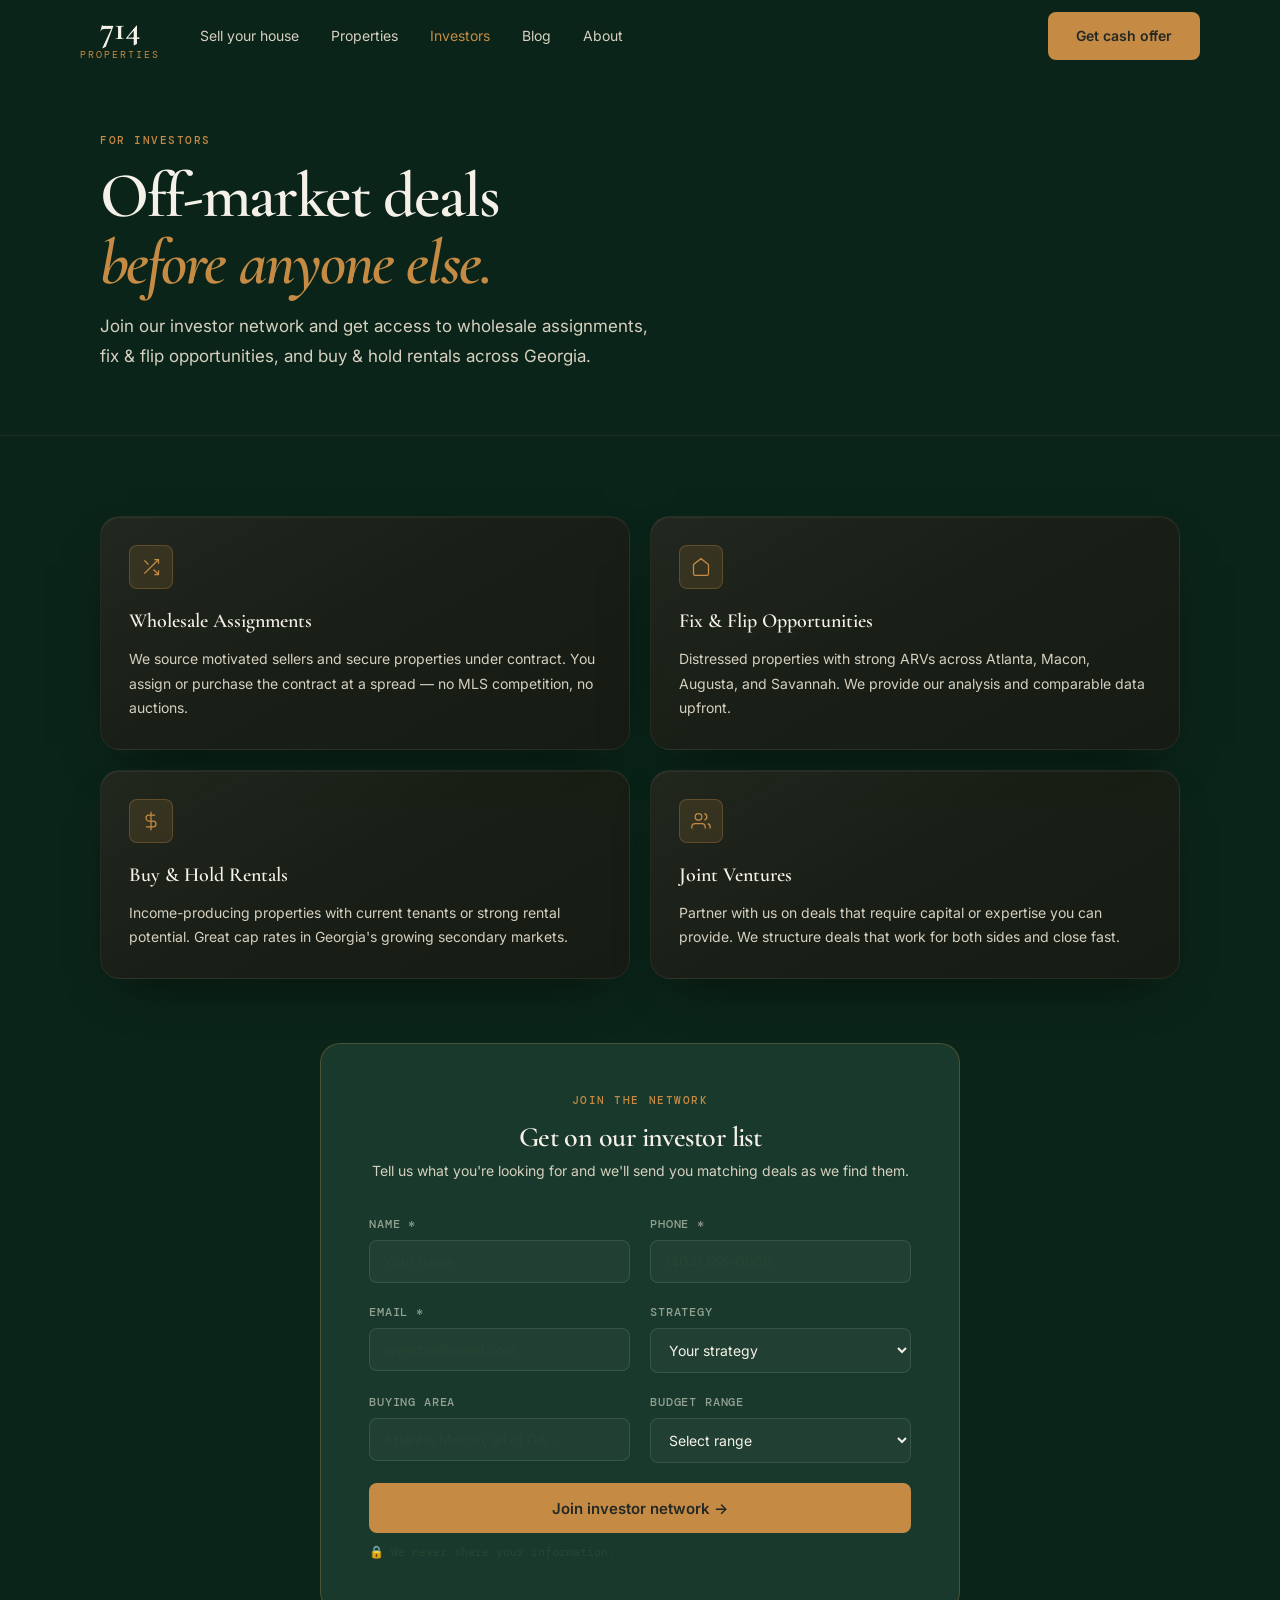
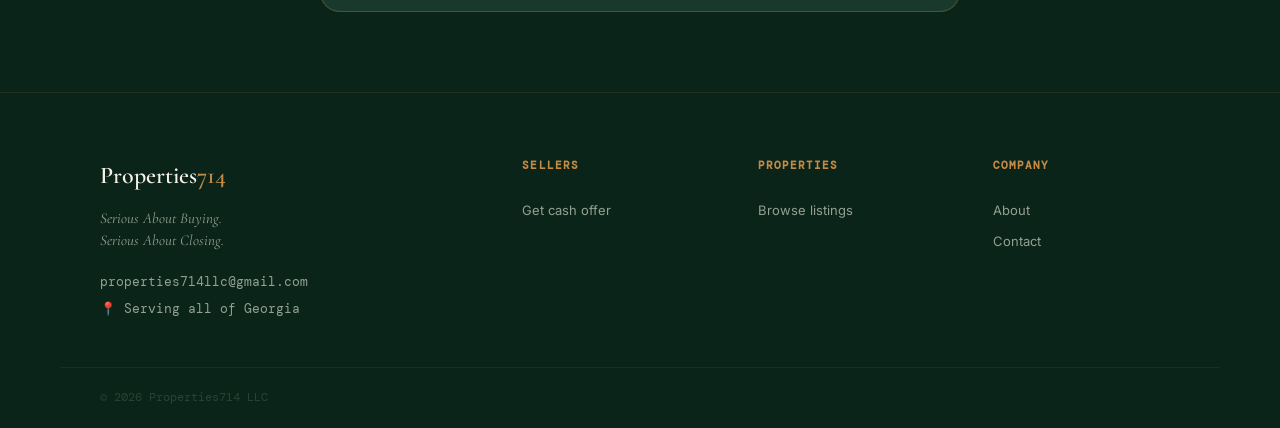
<file: investors.html>
<!DOCTYPE html>
<html lang="en">
<head>
  <meta charset="UTF-8" />
  <meta name="viewport" content="width=device-width, initial-scale=1.0" />
  <title>Real Estate Investor Network Georgia — Off-Market Deals | Properties714</title>
  <meta name="description" content="Join our investor network and get access to off-market wholesale deals, fix &amp; flip opportunities, and buy &amp; hold rentals across Georgia before they hit the market." />
  <meta name="keywords" content="real estate investor Georgia, wholesale deals Atlanta, fix and flip Atlanta, off-market properties Georgia, wholesale assignment contracts, buy and hold rentals Georgia, real estate investor network" />
  <meta name="robots" content="index, follow" />
  <meta name="author" content="Properties714 LLC" />
  <meta name="geo.region" content="US-GA" />
  <meta name="geo.placename" content="Atlanta, Georgia" />
  <link rel="canonical" href="https://www.properties714.com/investors.html" />
  <link rel="icon" type="image/svg+xml" href="/favicon.svg" />
  <meta name="theme-color" content="#C58B45" />
  <link rel="preconnect" href="https://fonts.googleapis.com" />
  <link rel="preconnect" href="https://fonts.gstatic.com" crossorigin />
  <link href="https://fonts.googleapis.com/css2?family=Cormorant+Garamond:ital,wght@0,400;0,600;0,700;1,600&family=Inter:wght@300;400;500;600&family=DM+Mono:wght@400;500&display=swap" rel="stylesheet" />
  <link rel="stylesheet" href="/css/style.css?v=20" />
  <!-- Open Graph -->
  <meta property="og:type" content="website" />
  <meta property="og:url" content="https://www.properties714.com/investors.html" />
  <meta property="og:title" content="Real Estate Investor Network — Off-Market Deals in Georgia" />
  <meta property="og:description" content="Get first access to wholesale assignments, fix &amp; flip deals, and buy &amp; hold rentals across Georgia. Join our investor network today." />
  <meta property="og:image" content="https://images.unsplash.com/photo-1554224155-6726b3ff858f?w=1200&h=630&q=80&auto=format&fit=crop" />
  <meta property="og:image:width" content="1200" />
  <meta property="og:image:height" content="630" />
  <meta property="og:site_name" content="Properties714 LLC" />
  <meta property="og:locale" content="en_US" />
  <!-- Twitter -->
  <meta name="twitter:card" content="summary_large_image" />
  <meta name="twitter:title" content="Real Estate Investor Network — Off-Market Deals in Georgia" />
  <meta name="twitter:description" content="Wholesale, fix &amp; flip, and buy &amp; hold deals across Georgia. Join our network." />
  <meta name="twitter:image" content="https://images.unsplash.com/photo-1554224155-6726b3ff858f?w=1200&h=630&q=80&auto=format&fit=crop" />
  <!-- JSON-LD -->
  <script type="application/ld+json">
  {
    "@context": "https://schema.org",
    "@graph": [
      {
        "@type": "BreadcrumbList",
        "itemListElement": [
          {"@type": "ListItem", "position": 1, "name": "Home", "item": "https://www.properties714.com/"},
          {"@type": "ListItem", "position": 2, "name": "Investors", "item": "https://www.properties714.com/investors.html"}
        ]
      },
      {
        "@type": "WebPage",
        "@id": "https://www.properties714.com/investors.html",
        "url": "https://www.properties714.com/investors.html",
        "name": "Real Estate Investor Network Georgia — Off-Market Deals",
        "description": "Join Properties714's investor network for access to wholesale assignments, fix & flip, and buy & hold deals across Georgia.",
        "isPartOf": {"@type": "WebSite", "url": "https://www.properties714.com"}
      },
      {
        "@type": "Service",
        "name": "Real Estate Investor Network — Georgia Off-Market Deals",
        "provider": {"@type": "Organization", "name": "Properties714 LLC", "url": "https://www.properties714.com"},
        "areaServed": {"@type": "State", "name": "Georgia"},
        "description": "Access wholesale assignments, fix & flip opportunities, and buy & hold rentals across Georgia before they hit the MLS.",
        "serviceType": ["Wholesale Assignment", "Fix and Flip", "Buy and Hold", "Joint Venture"]
      }
    ]
  }
  </script>
</head>
<body>
<header class="site-nav scrolled" id="site-nav">
  <div class="nav-inner">
    <a href="/" class="nav-logo-wrap">
      <span class="logo-714">714</span>
      <span class="logo-properties">Properties</span>
    </a>
    <nav class="nav-links"><a href="/sell.html">Sell your house</a><a href="/properties.html">Properties</a><a href="/investors.html" style="color:var(--gold)">Investors</a><a href="/blog.html">Blog</a><a href="/about.html">About</a></nav>
    <div class="nav-right"><a href="/sell.html" class="btn-gold">Get cash offer</a></div>
    <button class="nav-hamburger" id="hamburger">&#9776;</button>
  </div>
  <div class="mobile-menu" id="mobile-menu"><a href="/sell.html">Sell your house</a><a href="/properties.html">Properties</a><a href="/investors.html">Investors</a><a href="/blog.html">Blog</a><a href="/about.html">About</a></div>
</header>

<div class="page-hero">
  <div class="section-inner">
    <div class="eyebrow">For Investors</div>
    <h1>Off-market deals<br><em>before anyone else.</em></h1>
    <p>Join our investor network and get access to wholesale assignments, fix &amp; flip opportunities, and buy &amp; hold rentals across Georgia.</p>
  </div>
</div>

<section style="padding:80px 0;background:var(--bg)">
  <div class="section-inner">
    <div class="investor-grid" style="margin-bottom:64px">
      <div class="investor-card">
        <div style="width:44px;height:44px;border-radius:var(--radius);background:var(--gold-dim);border:1px solid var(--gold-border);display:flex;align-items:center;justify-content:center;color:var(--gold);margin-bottom:16px">
          <svg width="20" height="20" viewBox="0 0 24 24" fill="none" stroke="currentColor" stroke-width="1.5"><path d="M16 3h5v5"/><path d="M4 20L21 3"/><path d="M21 16v5h-5"/><path d="M15 15l6 6"/><path d="M4 4l5 5"/></svg>
        </div>
        <h3>Wholesale Assignments</h3>
        <p>We source motivated sellers and secure properties under contract. You assign or purchase the contract at a spread — no MLS competition, no auctions.</p>
      </div>
      <div class="investor-card">
        <div style="width:44px;height:44px;border-radius:var(--radius);background:var(--gold-dim);border:1px solid var(--gold-border);display:flex;align-items:center;justify-content:center;color:var(--gold);margin-bottom:16px">
          <svg width="20" height="20" viewBox="0 0 24 24" fill="none" stroke="currentColor" stroke-width="1.5"><path d="M3 9l9-7 9 7v11a2 2 0 0 1-2 2H5a2 2 0 0 1-2-2z"/></svg>
        </div>
        <h3>Fix &amp; Flip Opportunities</h3>
        <p>Distressed properties with strong ARVs across Atlanta, Macon, Augusta, and Savannah. We provide our analysis and comparable data upfront.</p>
      </div>
      <div class="investor-card">
        <div style="width:44px;height:44px;border-radius:var(--radius);background:var(--gold-dim);border:1px solid var(--gold-border);display:flex;align-items:center;justify-content:center;color:var(--gold);margin-bottom:16px">
          <svg width="20" height="20" viewBox="0 0 24 24" fill="none" stroke="currentColor" stroke-width="1.5"><line x1="12" y1="1" x2="12" y2="23"/><path d="M17 5H9.5a3.5 3.5 0 0 0 0 7h5a3.5 3.5 0 0 1 0 7H6"/></svg>
        </div>
        <h3>Buy &amp; Hold Rentals</h3>
        <p>Income-producing properties with current tenants or strong rental potential. Great cap rates in Georgia's growing secondary markets.</p>
      </div>
      <div class="investor-card">
        <div style="width:44px;height:44px;border-radius:var(--radius);background:var(--gold-dim);border:1px solid var(--gold-border);display:flex;align-items:center;justify-content:center;color:var(--gold);margin-bottom:16px">
          <svg width="20" height="20" viewBox="0 0 24 24" fill="none" stroke="currentColor" stroke-width="1.5"><path d="M17 21v-2a4 4 0 0 0-4-4H5a4 4 0 0 0-4 4v2"/><circle cx="9" cy="7" r="4"/><path d="M23 21v-2a4 4 0 0 0-3-3.87"/><path d="M16 3.13a4 4 0 0 1 0 7.75"/></svg>
        </div>
        <h3>Joint Ventures</h3>
        <p>Partner with us on deals that require capital or expertise you can provide. We structure deals that work for both sides and close fast.</p>
      </div>
    </div>

    <div style="background:var(--bg-card);border:1px solid var(--gold-border);border-radius:var(--radius-xl);padding:48px;max-width:640px;margin:0 auto">
      <div style="text-align:center;margin-bottom:32px">
        <div class="eyebrow" style="margin-bottom:12px">Join the network</div>
        <h2 style="font-size:28px;margin-bottom:8px">Get on our investor list</h2>
        <p style="font-size:14px;color:var(--cream-2)">Tell us what you're looking for and we'll send you matching deals as we find them.</p>
      </div>
      <form onsubmit="handleInvestorForm(event)">
        <div class="form-grid">
          <div class="form-field"><label>Name *</label><input id="inv-name" type="text" placeholder="Your name" required /></div>
          <div class="form-field"><label>Phone *</label><input id="inv-phone" type="tel" placeholder="(404) 555-0000" required /></div>
          <div class="form-field"><label>Email *</label><input id="inv-email" type="email" placeholder="investor@email.com" required /></div>
          <div class="form-field"><label>Strategy</label>
            <select id="inv-strategy"><option value="">Your strategy</option><option>Wholesale / Assignment</option><option>Fix &amp; Flip</option><option>Buy &amp; Hold</option><option>Joint Venture</option><option>All of the above</option></select>
          </div>
          <div class="form-field"><label>Buying area</label><input id="inv-area" type="text" placeholder="Atlanta, Macon, all of GA..." /></div>
          <div class="form-field"><label>Budget range</label>
            <select id="inv-budget"><option value="">Select range</option><option>Under $100K</option><option>$100K – $200K</option><option>$200K – $400K</option><option>$400K+</option></select>
          </div>
          <div class="form-submit-wrap">
            <button type="submit" class="btn-gold btn-full" style="height:50px;font-size:15px">Join investor network →</button>
            <p class="form-note">🔒 We never share your information.</p>
          </div>
        </div>
      </form>
    </div>
  </div>
</section>

<footer class="site-footer"><div class="footer-inner"><div class="footer-brand"><div class="footer-logo">Properties<span>714</span></div><p class="footer-tagline">Serious About Buying.<br>Serious About Closing.</p><div class="footer-contact"><a href="mailto:properties714llc@gmail.com">properties714llc@gmail.com</a><span>📍 Serving all of Georgia</span></div></div><div class="footer-col"><div class="footer-col-title">Sellers</div><a href="/sell.html">Get cash offer</a></div><div class="footer-col"><div class="footer-col-title">Properties</div><a href="/properties.html">Browse listings</a></div><div class="footer-col"><div class="footer-col-title">Company</div><a href="/about.html">About</a><a href="/contact.html">Contact</a></div></div><div class="footer-bottom"><span>© 2026 Properties714 LLC</span></div></footer>
<script src="/js/leads.js"></script>
<script src="/js/site.js"></script>
</body></html>
</file>
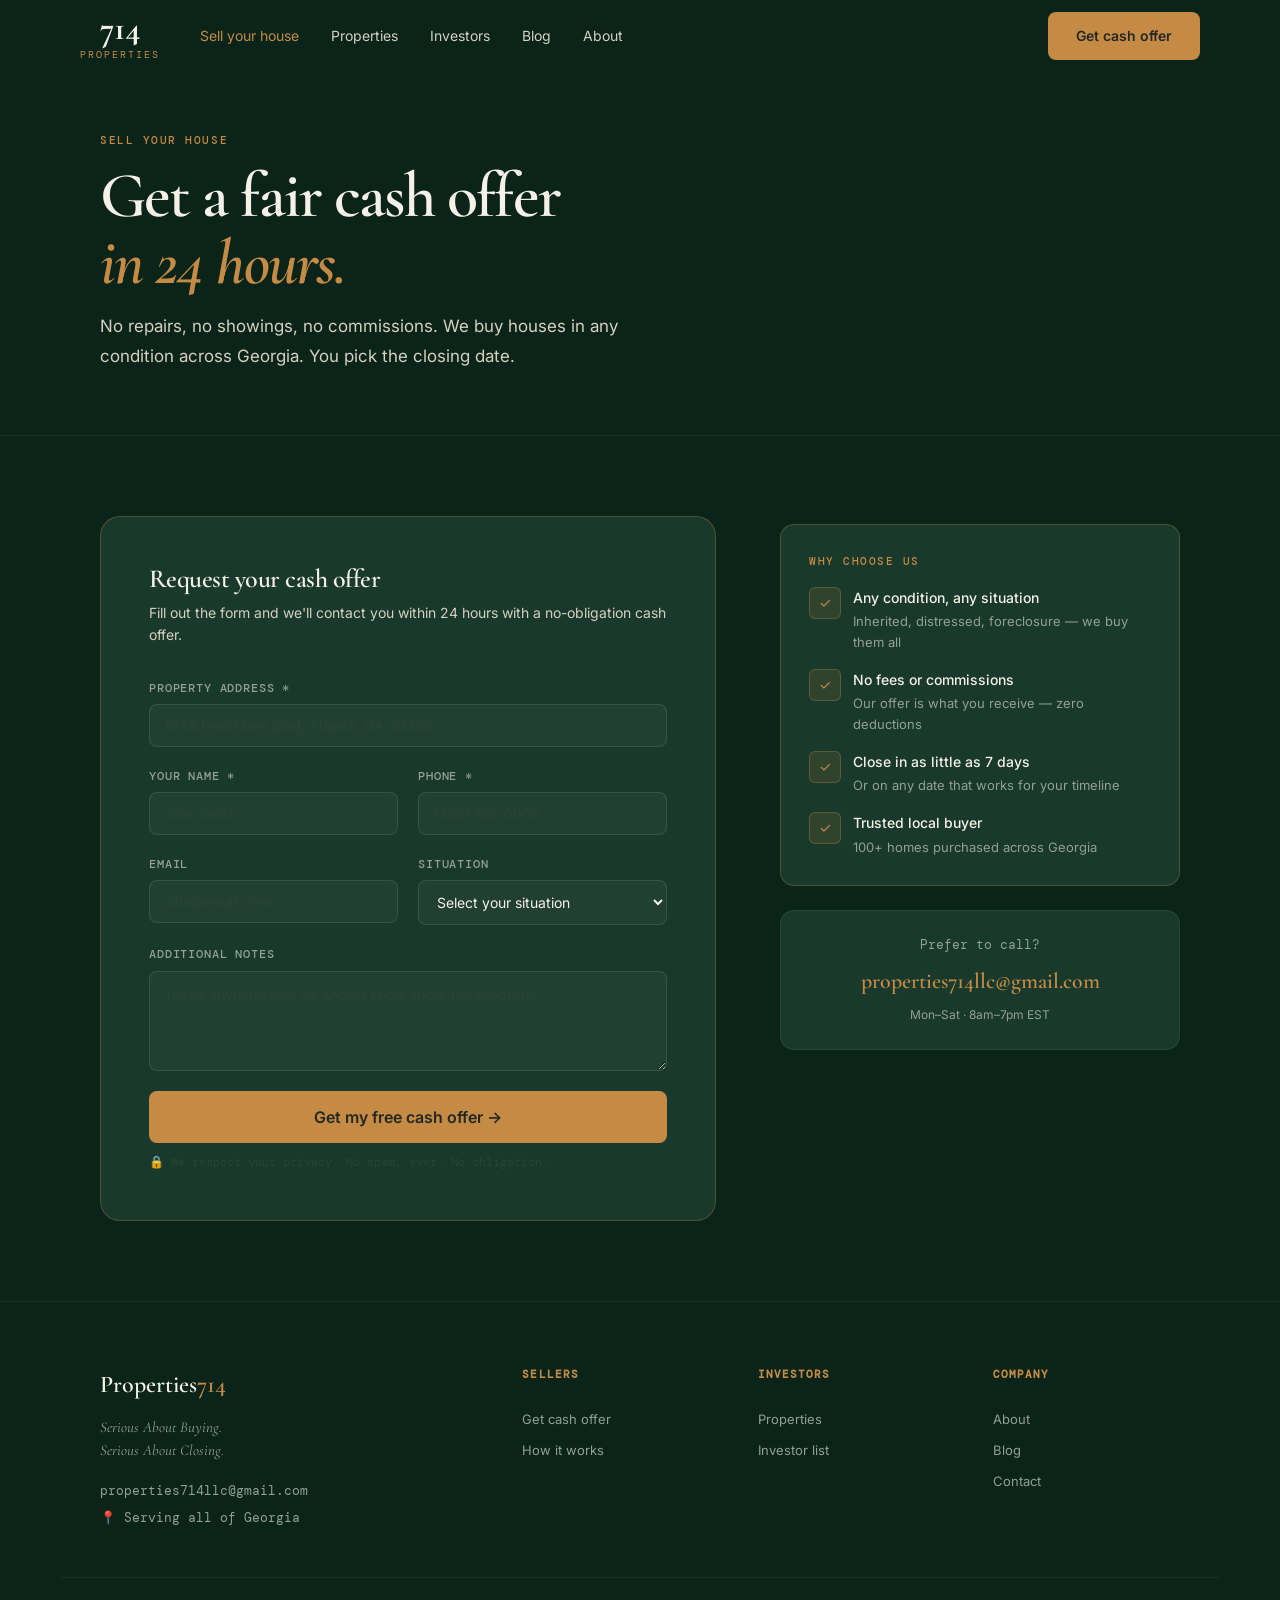
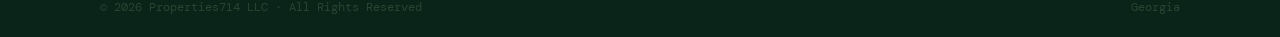
<file: sell.html>
<!DOCTYPE html>
<html lang="en">
<head>
  <meta charset="UTF-8" />
  <meta name="viewport" content="width=device-width, initial-scale=1.0" />
  <title>Sell Your House Fast for Cash in Georgia | Properties714 — 24h Offer</title>
  <meta name="description" content="Get a fair no-obligation cash offer for your Georgia home in 24 hours. We buy houses in any condition — no repairs, no commissions, no fees. Close in 7 days." />
  <meta name="keywords" content="sell my house fast Atlanta, cash offer Georgia, we buy houses any condition, sell house no repairs Atlanta, fast home sale Georgia, sell house foreclosure Atlanta, cash home buyers Georgia, sell inherited house Georgia" />
  <meta name="robots" content="index, follow" />
  <meta name="author" content="Properties714 LLC" />
  <meta name="geo.region" content="US-GA" />
  <meta name="geo.placename" content="Atlanta, Georgia" />
  <link rel="canonical" href="https://www.properties714.com/sell.html" />
  <link rel="icon" type="image/svg+xml" href="/favicon.svg" />
  <meta name="theme-color" content="#C58B45" />
  <link rel="preconnect" href="https://fonts.googleapis.com" />
  <link rel="preconnect" href="https://fonts.gstatic.com" crossorigin />
  <link href="https://fonts.googleapis.com/css2?family=Cormorant+Garamond:ital,wght@0,400;0,600;0,700;1,600&family=Inter:wght@300;400;500;600&family=DM+Mono:wght@400;500&display=swap" rel="stylesheet" />
  <link rel="stylesheet" href="/css/style.css?v=20" />
  <!-- Open Graph -->
  <meta property="og:type" content="website" />
  <meta property="og:url" content="https://www.properties714.com/sell.html" />
  <meta property="og:title" content="Sell Your House Fast for Cash in Georgia — 24h Offer | Properties714" />
  <meta property="og:description" content="Get a no-obligation cash offer for your Georgia home in 24 hours. Any condition, any situation. Close in as little as 7 days. No fees, no repairs." />
  <meta property="og:image" content="https://images.unsplash.com/photo-1560518883-ce09059eeffa?w=1200&h=630&q=80&auto=format&fit=crop" />
  <meta property="og:image:width" content="1200" />
  <meta property="og:image:height" content="630" />
  <meta property="og:site_name" content="Properties714 LLC" />
  <meta property="og:locale" content="en_US" />
  <!-- Twitter -->
  <meta name="twitter:card" content="summary_large_image" />
  <meta name="twitter:title" content="Sell Your House Fast in Georgia — Cash Offer in 24h" />
  <meta name="twitter:description" content="No repairs. No fees. Close in 7 days. Get your free cash offer today." />
  <meta name="twitter:image" content="https://images.unsplash.com/photo-1560518883-ce09059eeffa?w=1200&h=630&q=80&auto=format&fit=crop" />
  <!-- JSON-LD -->
  <script type="application/ld+json">
  {
    "@context": "https://schema.org",
    "@graph": [
      {
        "@type": "BreadcrumbList",
        "itemListElement": [
          {"@type": "ListItem", "position": 1, "name": "Home", "item": "https://www.properties714.com/"},
          {"@type": "ListItem", "position": 2, "name": "Sell Your House", "item": "https://www.properties714.com/sell.html"}
        ]
      },
      {
        "@type": "WebPage",
        "@id": "https://www.properties714.com/sell.html",
        "url": "https://www.properties714.com/sell.html",
        "name": "Sell Your House Fast for Cash in Georgia",
        "description": "Get a fair cash offer for your Georgia home in 24 hours. No repairs, no commissions, no fees.",
        "isPartOf": {"@type": "WebSite", "url": "https://www.properties714.com"},
        "about": {"@type": "Service", "name": "Cash Home Purchase", "provider": {"@type": "Organization", "name": "Properties714 LLC"}}
      },
      {
        "@type": "Service",
        "name": "Sell House Fast for Cash — Georgia",
        "provider": {
          "@type": "Organization",
          "name": "Properties714 LLC",
          "url": "https://www.properties714.com"
        },
        "areaServed": {"@type": "State", "name": "Georgia"},
        "description": "Get a no-obligation cash offer for your Georgia home in 24 hours. We buy houses in any condition — no repairs, no commissions, no fees.",
        "offers": {
          "@type": "Offer",
          "price": "0",
          "priceCurrency": "USD",
          "description": "Free, no-obligation cash offer"
        }
      }
    ]
  }
  </script>
</head>
<body>
<header class="site-nav scrolled" id="site-nav">
  <div class="nav-inner">
    <a href="/" class="nav-logo-wrap">
      <span class="logo-714">714</span>
      <span class="logo-properties">Properties</span>
    </a>
    <nav class="nav-links"><a href="/sell.html" style="color:var(--gold)">Sell your house</a><a href="/properties.html">Properties</a><a href="/investors.html">Investors</a><a href="/blog.html">Blog</a><a href="/about.html">About</a></nav>
    <div class="nav-right"><a href="/sell.html" class="btn-gold">Get cash offer</a></div>
    <button class="nav-hamburger" id="hamburger">&#9776;</button>
  </div>
  <div class="mobile-menu" id="mobile-menu"><a href="/sell.html">Sell your house</a><a href="/properties.html">Properties</a><a href="/investors.html">Investors</a><a href="/blog.html">Blog</a><a href="/about.html">About</a></div>
</header>

<div class="page-hero">
  <div class="section-inner">
    <div class="eyebrow" data-reveal>Sell your house</div>
    <h1 data-reveal data-delay="1">Get a fair cash offer<br><em>in 24 hours.</em></h1>
    <p data-reveal data-delay="2">No repairs, no showings, no commissions. We buy houses in any condition across Georgia. You pick the closing date.</p>
  </div>
</div>

<section class="form-section">
  <div class="section-inner" style="display:grid;grid-template-columns:1fr 400px;gap:64px;align-items:start">
    <div class="form-card">
      <h2 style="font-size:26px;margin-bottom:8px">Request your cash offer</h2>
      <p style="font-size:14px;color:var(--cream-2);margin-bottom:32px">Fill out the form and we'll contact you within 24 hours with a no-obligation cash offer.</p>
      <form onsubmit="handleSellForm(event)">
        <div class="form-grid">
          <div class="form-field full"><label>Property address *</label><input id="sell-address" type="text" placeholder="1234 Peachtree Blvd, Atlanta, GA 30309" required /></div>
          <div class="form-field"><label>Your name *</label><input id="sell-name" type="text" placeholder="John Smith" required /></div>
          <div class="form-field"><label>Phone *</label><input id="sell-phone" type="tel" placeholder="(404) 555-0000" required /></div>
          <div class="form-field"><label>Email</label><input id="sell-email" type="email" placeholder="john@email.com" /></div>
          <div class="form-field"><label>Situation</label>
            <select id="sell-situation"><option value="">Select your situation</option><option>Need to sell quickly</option><option>Behind on payments</option><option>Inherited property</option><option>Relocating</option><option>Divorce</option><option>Tired landlord</option><option>Property needs repairs</option><option>Other</option></select>
          </div>
          <div class="form-field full"><label>Additional notes</label><textarea id="sell-notes" placeholder="Tell us anything else we should know about the property..."></textarea></div>
          <div class="form-submit-wrap">
            <button type="submit" class="btn-gold btn-full" style="height:52px;font-size:16px">Get my free cash offer →</button>
            <p class="form-note">🔒 We respect your privacy. No spam, ever. No obligation.</p>
          </div>
        </div>
      </form>
    </div>
    <div style="display:flex;flex-direction:column;gap:24px;padding-top:8px">
      <div style="background:var(--bg-card);border:1px solid var(--gold-border);border-radius:var(--radius-lg);padding:28px">
        <div class="eyebrow" style="margin-bottom:16px">Why choose us</div>
        <div style="display:flex;flex-direction:column;gap:16px">
          <div style="display:flex;gap:12px;align-items:flex-start">
            <div style="width:32px;height:32px;border-radius:6px;background:var(--gold-dim);border:1px solid var(--gold-border);display:flex;align-items:center;justify-content:center;color:var(--gold);flex-shrink:0;font-size:14px">✓</div>
            <div><div style="font-size:14px;font-weight:500;color:var(--cream);margin-bottom:2px">Any condition, any situation</div><div style="font-size:13px;color:var(--muted)">Inherited, distressed, foreclosure — we buy them all</div></div>
          </div>
          <div style="display:flex;gap:12px;align-items:flex-start">
            <div style="width:32px;height:32px;border-radius:6px;background:var(--gold-dim);border:1px solid var(--gold-border);display:flex;align-items:center;justify-content:center;color:var(--gold);flex-shrink:0;font-size:14px">✓</div>
            <div><div style="font-size:14px;font-weight:500;color:var(--cream);margin-bottom:2px">No fees or commissions</div><div style="font-size:13px;color:var(--muted)">Our offer is what you receive — zero deductions</div></div>
          </div>
          <div style="display:flex;gap:12px;align-items:flex-start">
            <div style="width:32px;height:32px;border-radius:6px;background:var(--gold-dim);border:1px solid var(--gold-border);display:flex;align-items:center;justify-content:center;color:var(--gold);flex-shrink:0;font-size:14px">✓</div>
            <div><div style="font-size:14px;font-weight:500;color:var(--cream);margin-bottom:2px">Close in as little as 7 days</div><div style="font-size:13px;color:var(--muted)">Or on any date that works for your timeline</div></div>
          </div>
          <div style="display:flex;gap:12px;align-items:flex-start">
            <div style="width:32px;height:32px;border-radius:6px;background:var(--gold-dim);border:1px solid var(--gold-border);display:flex;align-items:center;justify-content:center;color:var(--gold);flex-shrink:0;font-size:14px">✓</div>
            <div><div style="font-size:14px;font-weight:500;color:var(--cream);margin-bottom:2px">Trusted local buyer</div><div style="font-size:13px;color:var(--muted)">100+ homes purchased across Georgia</div></div>
          </div>
        </div>
      </div>
      <div style="background:var(--bg-card);border:1px solid rgba(255,255,255,0.06);border-radius:var(--radius-lg);padding:24px;text-align:center">
        <div style="font-size:13px;color:var(--muted);margin-bottom:8px;font-family:var(--font-mono)">Prefer to call?</div>
        <a href="mailto:properties714llc@gmail.com" style="font-family:var(--font-serif);font-size:22px;font-weight:600;color:var(--gold)">properties714llc@gmail.com</a>
        <div style="font-size:12px;color:var(--muted);margin-top:6px">Mon–Sat · 8am–7pm EST</div>
      </div>
    </div>
  </div>
</section>

<footer class="site-footer">
  <div class="footer-inner">
    <div class="footer-brand"><div class="footer-logo">Properties<span>714</span></div><p class="footer-tagline">Serious About Buying.<br>Serious About Closing.</p><div class="footer-contact"><a href="mailto:properties714llc@gmail.com">properties714llc@gmail.com</a><span>📍 Serving all of Georgia</span></div></div>
    <div class="footer-col"><div class="footer-col-title">Sellers</div><a href="/sell.html">Get cash offer</a><a href="/#how-it-works">How it works</a></div>
    <div class="footer-col"><div class="footer-col-title">Investors</div><a href="/properties.html">Properties</a><a href="/investors.html">Investor list</a></div>
    <div class="footer-col"><div class="footer-col-title">Company</div><a href="/about.html">About</a><a href="/blog.html">Blog</a><a href="/contact.html">Contact</a></div>
  </div>
  <div class="footer-bottom"><span>© 2026 Properties714 LLC · All Rights Reserved</span><span>Georgia</span></div>
</footer>
<script src="/js/leads.js"></script>
<script src="/js/site.js"></script>
</body></html>
</file>
<file: css/style.css>
/* Properties714 — Main CSS */
@import url('https://fonts.googleapis.com/css2?family=Cormorant+Garamond:ital,wght@0,400;0,500;0,600;0,700;1,400;1,600&family=Inter:wght@300;400;500;600&family=DM+Mono:wght@400;500&display=swap');

:root {
  /* Forest + Copper — premium real-estate-investment identity */
  --black:       #0B2419;   /* Deep Forest */
  --bg:          #0B2419;   /* Deep Forest */
  --bg-2:        #0F2E1F;
  --bg-3:        #143622;
  --bg-card:     #18392B;   /* Forest Green */
  --gold:        #C58B45;   /* Copper/Gold — accent, never dominant */
  --gold-light:  #DCA868;
  --gold-dim:    rgba(197,139,69,0.14);
  --gold-border: rgba(197,139,69,0.30);
  --cream:       #F6F1E8;   /* Warm Cream */
  --cream-2:     #D6D0C0;
  --muted:       #93A092;
  --dim:         #2A4433;
  --charcoal:    #242824;
  --white:       #FFFFFF;
  --font-serif:  'Cormorant Garamond', Georgia, serif;
  --font-sans:   'Inter', system-ui, sans-serif;
  --font-mono:   'DM Mono', monospace;
  --radius:      8px;
  --radius-lg:   14px;
  --radius-xl:   20px;
  --ease:        cubic-bezier(0.4,0,0.2,1);
  --spring:      cubic-bezier(0.34,1.56,0.64,1);
  --nav-h:       72px;
}

/* ══════════════════════════════════════════════════════════════
   SECTION CONTEXTS — the same components adapt via custom-property
   overrides, so DARK → CREAM → DARK rhythm needs no per-component
   rewrites. .section-forest (default body) stays the brand-forward
   dark; .section-charcoal is the neutral near-black used for the
   more utilitarian dark sections so not everything reads "green";
   .section-light is the cream break.
   ══════════════════════════════════════════════════════════════ */
.section-charcoal{
  --bg:      #242824;
  --bg-2:    #1D211D;
  --bg-3:    #2B2F2A;
  --bg-card: #292D28;
  --dim:     #3A3F38;
  background:#242824;
}
.section-light{
  --bg:      #F6F1E8;
  --bg-2:    #F6F1E8;
  --bg-3:    #EFE7D6;
  --bg-card: #FFFFFF;
  --cream:   #1E231E;   /* headings/primary text, dark-on-cream */
  --cream-2: #4B5148;   /* body text, dark-on-cream */
  --muted:   #767F73;
  --dim:     #C9C0AC;
  /* Full-brightness copper fails WCAG AA on cream (~2.6:1) for small
     text — darken it here so eyebrows/outline buttons stay legible
     (~5.1:1) without looking like a different accent color. */
  --gold:       #8A5C28;
  --gold-light: #6E481E;
  background:#F6F1E8;
  color:#1E231E;
}
.section-light .faq-item,
.section-light .area-chip,
.section-light .value-card,
.section-light .about-img{border-color:rgba(30,35,30,0.12)}
.section-light .area-chip:hover{border-color:var(--gold-border)}
.section-light .hiw-token{
  box-shadow:
    0 1px 0 rgba(255,255,255,0.85) inset,
    0 20px 44px -20px rgba(30,35,30,0.28),
    0 0 0 1px rgba(197,139,69,0.35),
    0 6px 16px -6px rgba(197,139,69,0.28);
}
.section-light .hiw-token::after{background:linear-gradient(160deg,rgba(255,255,255,0.7),transparent 55%)}
.section-light .hiw-card:hover .hiw-token{box-shadow:0 1px 0 #fff inset,0 26px 54px -18px rgba(30,35,30,0.32),0 0 0 1px rgba(197,139,69,0.5),0 10px 24px -6px rgba(197,139,69,0.4)}

*,*::before,*::after{box-sizing:border-box;margin:0;padding:0}
html{font-size:16px;scroll-behavior:smooth}
body{background:var(--bg);color:var(--cream);font-family:var(--font-sans);font-weight:400;line-height:1.6;-webkit-font-smoothing:antialiased;overflow-x:hidden}
img{display:block;width:100%;height:100%;object-fit:cover}
:focus-visible{outline:2px solid var(--gold);outline-offset:2px;border-radius:4px}
.faq-q{cursor:pointer}
.faq-q:focus-visible{outline-offset:-2px}
a{text-decoration:none;color:inherit;transition:color 200ms}

/* Buttons */
.btn-gold{display:inline-flex;align-items:center;gap:8px;background:var(--gold);color:var(--charcoal);border:none;border-radius:var(--radius);padding:13px 28px;font-family:var(--font-sans);font-size:14px;font-weight:600;cursor:pointer;transition:background 200ms,transform 150ms var(--spring),box-shadow 200ms;white-space:nowrap}
.btn-gold:hover{background:var(--gold-light);box-shadow:0 0 30px rgba(197,139,69,0.4);transform:translateY(-2px)}
.btn-gold:active{transform:translateY(0)}
.btn-gold.btn-lg{padding:15px 34px;font-size:15px}
.btn-gold.btn-xl{padding:22px 34px;font-size:16px;border-radius:10px;font-weight:700}
.btn-gold.btn-full{width:100%;justify-content:center}
.btn-ghost{display:inline-flex;align-items:center;gap:8px;background:transparent;color:var(--cream-2);border:1px solid rgba(246,241,232,0.2);border-radius:var(--radius);padding:13px 24px;font-family:var(--font-sans);font-size:14px;font-weight:500;cursor:pointer;transition:border-color 200ms,color 200ms,background 200ms,transform 150ms var(--spring);white-space:nowrap}
.btn-ghost:hover{border-color:var(--gold-border);color:var(--gold);background:var(--gold-dim);transform:translateY(-2px)}
.btn-ghost.btn-lg{padding:15px 28px;font-size:15px}
.btn-outline{display:inline-flex;align-items:center;gap:8px;background:transparent;color:var(--gold);border:1px solid var(--gold-border);border-radius:var(--radius);padding:11px 22px;font-family:var(--font-sans);font-size:14px;font-weight:500;cursor:pointer;transition:background 200ms,border-color 200ms,transform 150ms var(--spring);white-space:nowrap}
.btn-outline:hover{background:var(--gold-dim);border-color:var(--gold);transform:translateY(-2px)}
.btn-arrow{display:inline-block;transition:transform 280ms var(--spring)}
.btn-gold:hover .btn-arrow,.btn-ghost:hover .btn-arrow,.btn-outline:hover .btn-arrow{transform:translateX(4px)}

/* Layout */
.section-inner{max-width:1160px;margin:0 auto;padding:0 40px}
.eyebrow{font-family:var(--font-mono);font-size:11px;font-weight:500;text-transform:uppercase;letter-spacing:0.14em;color:var(--gold);margin-bottom:12px}
h2{font-family:var(--font-serif);font-size:clamp(30px,4vw,50px);font-weight:600;letter-spacing:-0.02em;line-height:1.1;color:var(--cream);margin-bottom:16px}
.section-sub{font-size:16px;color:var(--cream-2);max-width:520px;line-height:1.75}
.section-head{margin-bottom:52px}
.section-head.centered{text-align:center}
.section-head.centered .section-sub{margin:0 auto}
.section-head-row{display:flex;align-items:flex-end;justify-content:space-between;gap:24px;margin-bottom:40px;flex-wrap:wrap}

/* NAV */
.site-nav{position:fixed;top:0;left:0;right:0;height:var(--nav-h);z-index:1000;transition:background 350ms var(--ease),box-shadow 350ms var(--ease),height 350ms var(--ease)}
.site-nav.scrolled{background:rgba(11,36,25,0.92);backdrop-filter:blur(14px);-webkit-backdrop-filter:blur(14px);box-shadow:0 1px 0 rgba(197,139,69,0.14),0 12px 32px -16px rgba(0,0,0,0.5);height:64px}
.nav-inner{max-width:1200px;margin:0 auto;padding:0 40px;height:100%;display:flex;align-items:center;gap:40px}
.nav-logo-wrap{display:flex;flex-direction:column;align-items:center;gap:0;flex-shrink:0;line-height:1}
.logo-714{font-family:var(--font-serif);font-size:34px;font-weight:700;letter-spacing:-0.02em;color:var(--cream);line-height:1}
.logo-properties{font-family:var(--font-mono);font-size:10px;letter-spacing:0.2em;text-transform:uppercase;color:var(--gold);margin-top:4px;text-align:center}
.nav-logo-sub{font-family:var(--font-mono);font-size:9px;letter-spacing:0.14em;text-transform:uppercase;color:var(--muted);margin-top:-2px;padding-left:2px}
.nav-links{display:flex;align-items:center;gap:32px;flex:1}
.nav-links a{font-size:14px;color:var(--cream-2);font-weight:400}
.nav-links a:hover{color:var(--gold)}
.nav-right{display:flex;align-items:center;gap:16px;flex-shrink:0}
.nav-phone{font-size:13px;color:var(--muted)}
.nav-phone:hover{color:var(--cream)}
.nav-hamburger{display:none;background:none;border:none;color:var(--cream-2);font-size:22px;cursor:pointer;padding:4px}
.mobile-menu{display:none;flex-direction:column;gap:4px;background:rgba(12,11,9,0.98);border-top:1px solid var(--gold-border);padding:16px 40px 20px}
.mobile-menu.open{display:flex}
.mobile-menu a{font-size:15px;color:var(--cream-2);padding:10px 0;border-bottom:1px solid rgba(255,255,255,0.05)}
.mobile-menu a:hover{color:var(--gold)}

/* HERO */
.hero{min-height:100vh;background:var(--black);position:relative;display:flex;flex-direction:column;padding-top:var(--nav-h)}
.hero-bg-overlay{position:absolute;inset:0;background:radial-gradient(ellipse 60% 50% at 70% 40%,rgba(201,168,76,0.06) 0%,transparent 70%),radial-gradient(ellipse 40% 40% at 20% 80%,rgba(201,168,76,0.04) 0%,transparent 60%);pointer-events:none}
.hero-inner{flex:1;max-width:1160px;margin:0 auto;padding:72px 40px 48px;display:grid;grid-template-columns:1fr 520px;gap:64px;align-items:center;width:100%}
.hero-copy{display:flex;flex-direction:column}
.hero-badge{display:inline-flex;align-items:center;gap:8px;background:var(--gold-dim);border:1px solid var(--gold-border);border-radius:99px;padding:5px 14px;font-family:var(--font-mono);font-size:11px;color:var(--gold);letter-spacing:0.06em;margin-bottom:28px;width:fit-content}
.badge-dot{width:6px;height:6px;border-radius:50%;background:var(--gold);flex-shrink:0}
.hero-heading{font-family:var(--font-serif);font-size:clamp(44px,5.5vw,76px);font-weight:600;letter-spacing:-0.03em;line-height:1.0;color:var(--cream);margin-bottom:24px}
.hero-heading em{color:var(--gold);font-style:italic}
.hero-sub{font-size:17px;color:var(--cream-2);line-height:1.75;margin-bottom:36px;max-width:400px}
.hero-actions{display:flex;gap:12px;flex-wrap:wrap;align-items:center;margin-bottom:0}
.hero-trust{display:flex;flex-direction:row;flex-wrap:wrap;align-items:center;gap:8px}
.trust-item{display:flex;align-items:center;gap:5px;font-size:12.5px;color:var(--cream-2);white-space:nowrap}
.trust-dot{color:rgba(197,139,69,0.4);font-size:14px}
.trust-item svg{color:var(--gold);flex-shrink:0}

/* Hero video */
.hero-visual{display:flex;flex-direction:column;gap:16px}
.hero-video-wrap{position:relative;border-radius:var(--radius-xl);overflow:hidden;border:1px solid var(--gold-border);background:var(--bg-3);aspect-ratio:16/9}
.hero-video-wrap iframe{position:absolute;inset:0;width:100%;height:100%;border:none}
.video-label{position:absolute;top:14px;left:14px;z-index:2;font-family:var(--font-mono);font-size:10px;text-transform:uppercase;letter-spacing:0.1em;color:var(--gold);background:rgba(12,11,9,0.8);border:1px solid var(--gold-border);border-radius:99px;padding:4px 12px}

/* Hero form */
.hero-form-card{
  background:var(--bg-card);border:1px solid rgba(201,168,76,0.15);border-radius:var(--radius-lg);padding:36px;
  transform-style:preserve-3d;
  transform:rotateX(var(--tiltX,0deg)) rotateY(var(--tiltY,0deg));
  transition:transform 500ms var(--spring);
  will-change:transform;
}
.hfc-title{font-family:var(--font-serif);font-size:25px;font-weight:600;color:var(--cream);margin-bottom:4px}
.hfc-sub{font-size:13px;color:var(--muted);margin-bottom:26px}
.hfc-form{display:flex;flex-direction:column;gap:16px}
.hfc-field{display:flex;flex-direction:column;gap:6px}
.hfc-row{display:grid;grid-template-columns:1fr 1fr;gap:16px}
.hfc-field label{font-size:11px;text-transform:uppercase;letter-spacing:0.07em;color:var(--muted);font-weight:500}
.hfc-field input,.hfc-field select{background:rgba(255,255,255,0.045);border:1px solid rgba(255,255,255,0.1);border-radius:var(--radius);padding:14px 15px;color:var(--cream);font-family:var(--font-sans);font-size:14px;outline:none;transition:border-color 220ms var(--ease),box-shadow 220ms var(--ease),background 220ms var(--ease);width:100%}
.hfc-field select{cursor:pointer}
.hfc-field select option{background:var(--bg-card);color:var(--cream)}
.hfc-field input::placeholder{color:var(--muted)}
.hfc-field input:focus,.hfc-field select:focus{border-color:var(--gold);background:rgba(255,255,255,0.07);box-shadow:0 0 0 3px rgba(197,139,69,0.16)}
.hfc-privacy{font-size:11px;color:var(--muted);text-align:center}

/* ══════════════════════════════════════════════════════════════
   HOW IT WORKS — raised copper tokens + drawing connector lines
   ══════════════════════════════════════════════════════════════ */
.hiw{padding:64px 0;background:var(--bg);border-top:1px solid rgba(255,255,255,0.04)}
.hiw-grid{display:grid;grid-template-columns:repeat(4,1fr);gap:18px;perspective:1400px}
.hiw-card{
  position:relative;display:flex;flex-direction:column;
  background:var(--bg-card);
  border:1px solid rgba(30,35,30,0.08);
  border-radius:var(--radius-lg);
  padding:26px 22px;
  transform-style:preserve-3d;
  transform:rotateX(var(--tiltX,0deg)) rotateY(var(--tiltY,0deg));
  transition:transform 500ms var(--spring),box-shadow 400ms var(--ease),border-color 400ms var(--ease);
  box-shadow:0 1px 0 rgba(255,255,255,0.6) inset,0 24px 60px -30px rgba(30,35,30,0.16),0 0 26px -6px rgba(197,139,69,0.2);
  will-change:transform;
}
.hiw-card::after{content:'';position:absolute;inset:0;border-radius:inherit;background:radial-gradient(circle at var(--mx,50%) var(--my,50%),rgba(197,139,69,0.12),transparent 45%);opacity:0;transition:opacity 350ms;pointer-events:none}
.hiw-card:hover{border-color:var(--gold-border);box-shadow:0 1px 0 rgba(255,255,255,0.7) inset,0 34px 84px -24px rgba(30,35,30,0.22),0 0 0 1px rgba(197,139,69,0.15),0 0 60px -4px rgba(197,139,69,0.55)}
.hiw-card:hover::after{opacity:1}
.hiw-token{
  width:46px;height:46px;border-radius:13px;margin-bottom:16px;position:relative;flex-shrink:0;
  background:linear-gradient(160deg,var(--bg-3) 0%,var(--bg-card) 100%);
  display:flex;align-items:center;justify-content:center;
  box-shadow:
    0 1px 0 rgba(255,255,255,0.08) inset,
    0 -6px 14px rgba(0,0,0,0.25) inset,
    0 16px 34px -14px rgba(0,0,0,0.5),
    0 0 0 1px rgba(197,139,69,0.2),
    0 6px 16px -6px rgba(197,139,69,0.28);
  transition:transform 380ms var(--spring);
}
.hiw-token::before{
  content:'';position:absolute;inset:-10px;border-radius:inherit;z-index:-1;
  background:radial-gradient(circle,rgba(197,139,69,0.45) 0%,transparent 68%);
  filter:blur(5px);opacity:0.85;
  transition:opacity 380ms var(--ease),transform 380ms var(--ease);
}
.hiw-token::after{content:'';position:absolute;inset:0;border-radius:inherit;background:linear-gradient(160deg,rgba(255,255,255,0.14),transparent 55%);pointer-events:none}
.hiw-token span{font-family:var(--font-serif);font-size:17px;font-weight:700;color:var(--gold-light)}
.hiw-card:hover .hiw-token{transform:translateY(-3px) scale(1.06)}
.hiw-card:hover .hiw-token::before{opacity:1;transform:scale(1.2)}
.hiw-card h3{font-family:var(--font-serif);font-size:18px;font-weight:600;color:var(--cream);margin-bottom:8px;line-height:1.2}
.hiw-card p{font-size:13px;color:var(--cream-2);line-height:1.65;max-width:none}

/* ══════════════════════════════════════════════════════════════
   WHAT WE DO — glass cards with a gentle desktop mouse-tilt
   ══════════════════════════════════════════════════════════════ */
.wwd{padding:120px 0;background:var(--bg-2);border-top:1px solid rgba(197,139,69,0.08)}
.wwd-grid{display:grid;grid-template-columns:repeat(3,1fr);gap:24px;perspective:1400px}
.wwd-card{
  background:linear-gradient(150deg,rgba(255,255,255,0.05) 0%,rgba(255,255,255,0.01) 45%,rgba(255,255,255,0) 100%),rgba(41,45,40,0.72);
  border:1px solid rgba(255,255,255,0.07);
  border-radius:var(--radius-xl);
  padding:36px 32px;
  backdrop-filter:blur(18px);-webkit-backdrop-filter:blur(18px);
  transform-style:preserve-3d;
  transform:rotateX(var(--tiltX,0deg)) rotateY(var(--tiltY,0deg));
  transition:transform 500ms var(--spring),box-shadow 400ms var(--ease),border-color 400ms var(--ease);
  box-shadow:0 1px 0 rgba(255,255,255,0.05) inset,0 24px 60px -26px rgba(0,0,0,0.7),0 10px 30px -16px rgba(197,139,69,0.10);
  position:relative;overflow:hidden;
}
.wwd-card::after{content:'';position:absolute;inset:0;border-radius:inherit;background:radial-gradient(circle at var(--mx,50%) var(--my,50%),rgba(255,255,255,0.10),transparent 45%);opacity:0;transition:opacity 350ms;pointer-events:none}
.wwd-card:hover{border-color:var(--gold-border);box-shadow:0 1px 0 rgba(255,255,255,0.08) inset,0 34px 84px -20px rgba(0,0,0,0.72),0 16px 46px -12px rgba(197,139,69,0.22)}
.wwd-card:hover::after{opacity:1}
.wwd-icon{width:52px;height:52px;background:var(--gold-dim);border:1px solid var(--gold-border);border-radius:var(--radius);display:flex;align-items:center;justify-content:center;color:var(--gold);margin-bottom:22px;box-shadow:0 10px 24px -8px rgba(197,139,69,0.3)}
.wwd-card h3{font-family:var(--font-serif);font-size:23px;font-weight:600;color:var(--cream);margin-bottom:12px}
.wwd-card p{font-size:14px;color:var(--cream-2);line-height:1.75}

/* ══════════════════════════════════════════════════════════════
   WHY SELL DIRECTLY — deep bg, topo lines, occasional meteors
   ══════════════════════════════════════════════════════════════ */
.why{padding:130px 0;background:var(--black);position:relative;overflow:hidden;border-top:1px solid rgba(197,139,69,0.1)}
.why-topo{
  position:absolute;inset:0;pointer-events:none;opacity:0.6;z-index:0;
  background-image:
    repeating-radial-gradient(circle at 18% 28%,transparent 0,transparent 36px,rgba(197,139,69,0.05) 37px,rgba(197,139,69,0.05) 38px,transparent 39px),
    repeating-radial-gradient(circle at 82% 74%,transparent 0,transparent 50px,rgba(197,139,69,0.04) 51px,rgba(197,139,69,0.04) 52px,transparent 53px),
    repeating-radial-gradient(circle at 50% 8%,transparent 0,transparent 60px,rgba(255,255,255,0.02) 61px,rgba(255,255,255,0.02) 62px,transparent 63px);
}
.why-inner{position:relative;z-index:2}
.why-head{max-width:640px;margin:0 auto 56px;text-align:center}
.why-grid{display:grid;grid-template-columns:repeat(5,1fr);gap:20px}
.why-item{text-align:center;padding:8px;transition:transform 320ms var(--spring)}
.why-item:hover{transform:translateY(-4px)}
.why-icon{width:52px;height:52px;margin:0 auto 18px;background:var(--gold-dim);border:1px solid var(--gold-border);border-radius:50%;display:flex;align-items:center;justify-content:center;color:var(--gold)}
.why-item h3{font-family:var(--font-serif);font-size:17px;font-weight:600;color:var(--cream);margin-bottom:8px}
.why-item p{font-size:13px;color:var(--cream-2);line-height:1.6}

/* Meteor — one, rare, elegant. "Did you see that?" not a shower. */
.meteor-field{position:absolute;inset:0;overflow:hidden;pointer-events:none;z-index:1}
.meteor{position:absolute;top:-4%;left:22%;width:1.5px;height:1.5px;border-radius:50%;background:var(--gold-light);opacity:0;box-shadow:0 0 0 1px rgba(220,168,104,0.3),-70px 0 16px -3px rgba(220,168,104,0.45);animation:meteor-fall 48s linear infinite;animation-delay:5s}
@keyframes meteor-fall{
  0%{opacity:0;transform:translate(0,0) rotate(35deg)}
  1%{opacity:1}
  6%{opacity:0;transform:translate(200px,260px) rotate(35deg)}
  100%{opacity:0;transform:translate(200px,260px) rotate(35deg)}
}
/* A few near-static ambient specks — texture, not motion */
.ambient-dot{position:absolute;width:2px;height:2px;border-radius:50%;background:rgba(197,139,69,0.4);animation:dot-twinkle 6s ease-in-out infinite}
.ambient-dot.d1{top:18%;left:8%;animation-delay:0s}
.ambient-dot.d2{top:64%;left:92%;animation-delay:2s}
.ambient-dot.d3{top:38%;left:48%;animation-delay:4s}
.ambient-dot.d4{top:82%;left:20%;animation-delay:1.2s}
@keyframes dot-twinkle{0%,100%{opacity:0.15}50%{opacity:0.75}}

/* Final CTA trust checklist */
.cta-checklist{list-style:none;display:flex;flex-direction:column;gap:10px;margin-top:6px}
.cta-checklist li{display:flex;align-items:center;gap:8px;font-size:13px;color:var(--cream-2)}
.cta-checklist li svg{color:var(--gold);flex-shrink:0}

/* PROPERTIES — kept for properties.html; not used on the redesigned homepage */
.properties{padding:100px 0;background:var(--bg-2);border-top:1px solid rgba(255,255,255,0.04)}
.prop-grid{display:grid;grid-template-columns:repeat(3,1fr);gap:20px}
.prop-card{background:var(--bg-card);border:1px solid rgba(255,255,255,0.06);border-radius:var(--radius-lg);overflow:hidden;transition:border-color 250ms,transform 250ms}
.prop-card:hover{border-color:var(--gold-border);transform:translateY(-4px)}
.prop-img-wrap{position:relative;height:220px;overflow:hidden;background:var(--bg-3)}
.prop-img-wrap img{transition:transform 400ms var(--ease)}
.prop-card:hover .prop-img-wrap img{transform:scale(1.04)}
.prop-badge{position:absolute;top:12px;left:12px;font-size:11px;font-weight:600;padding:4px 10px;border-radius:99px;font-family:var(--font-mono)}
.prop-badge.avail{background:rgba(34,197,94,0.18);color:#6ee7a0;border:1px solid rgba(34,197,94,0.3)}
.prop-badge.contract{background:rgba(201,168,76,0.18);color:var(--gold);border:1px solid var(--gold-border)}
.prop-body{padding:20px 24px 24px}
.prop-price{font-family:var(--font-serif);font-size:26px;font-weight:600;color:var(--cream);margin-bottom:4px}
.prop-addr{font-size:13px;color:var(--cream-2);margin-bottom:12px}
.prop-specs{display:flex;gap:12px;margin-bottom:16px}
.prop-specs span{font-size:12px;color:var(--muted);font-family:var(--font-mono)}
.prop-link{font-size:13px;color:var(--gold);font-weight:500}
.prop-link:hover{color:var(--gold-light)}

/* TESTIMONIALS */
.testimonials{padding:100px 0;background:var(--bg);border-top:1px solid rgba(255,255,255,0.04)}
.testi-grid{display:grid;grid-template-columns:repeat(3,1fr);gap:20px;margin-top:48px}
.testi-card{background:var(--bg-card);border:1px solid rgba(255,255,255,0.06);border-radius:var(--radius-lg);padding:28px 30px}
.testi-card--featured{border-color:var(--gold-border);background:var(--bg-3)}
.testi-stars{font-size:16px;color:var(--gold);margin-bottom:16px;letter-spacing:3px}
.testi-card blockquote{font-family:var(--font-serif);font-size:17px;font-style:italic;color:var(--cream-2);line-height:1.75;margin-bottom:24px}
.testi-author{display:flex;align-items:center;gap:12px}
.testi-avatar{width:40px;height:40px;border-radius:50%;background:var(--gold-dim);border:1px solid var(--gold-border);display:flex;align-items:center;justify-content:center;font-size:13px;font-weight:600;color:var(--gold);flex-shrink:0}
.testi-name{font-size:14px;font-weight:500;color:var(--cream)}
.testi-loc{font-size:12px;color:var(--muted);margin-top:2px;font-family:var(--font-mono)}

/* BLOG */
.blog{padding:100px 0;background:var(--bg-2);border-top:1px solid rgba(255,255,255,0.04)}
.blog-grid{display:grid;grid-template-columns:1fr 380px;gap:20px}
.blog-card{background:var(--bg-card);border:1px solid rgba(255,255,255,0.06);border-radius:var(--radius-lg);overflow:hidden;transition:border-color 250ms}
.blog-card:hover{border-color:var(--gold-border)}
.blog-img-wrap{height:240px;position:relative;background:var(--bg-3)}
.blog-img-wrap img{transition:transform 400ms var(--ease)}
.blog-card:hover .blog-img-wrap img{transform:scale(1.03)}
.blog-cat{display:inline-block;font-size:10px;font-weight:600;text-transform:uppercase;letter-spacing:0.08em;background:var(--gold-dim);color:var(--gold);border:1px solid var(--gold-border);border-radius:99px;padding:3px 10px}
.blog-img-wrap .blog-cat{position:absolute;top:14px;left:14px}
.blog-body{padding:20px 24px 24px}
.blog-body h3{font-family:var(--font-serif);font-size:20px;font-weight:600;color:var(--cream);line-height:1.35;margin:10px 0 10px}
.blog-body p{font-size:14px;color:var(--cream-2);line-height:1.75;margin-bottom:16px}
.blog-link{font-size:13px;color:var(--gold);font-weight:500}
.blog-link:hover{color:var(--gold-light)}
.blog-side{display:flex;flex-direction:column;gap:14px}
.blog-card--sm{padding:20px 22px}
.blog-card--sm .blog-cat{margin-bottom:10px}
.blog-card--sm h3{font-family:var(--font-serif);font-size:16px;font-weight:600;color:var(--cream);margin-bottom:12px;line-height:1.4}

/* CTA */
.cta-section{background:var(--black);border-top:1px solid rgba(201,168,76,0.15);padding:100px 0;position:relative;overflow:hidden}
.cta-section::before{content:'';position:absolute;inset:0;background:radial-gradient(ellipse 60% 80% at 50% 50%,rgba(201,168,76,0.07) 0%,transparent 70%);pointer-events:none}
.cta-inner{max-width:1160px;margin:0 auto;padding:0 40px;display:grid;grid-template-columns:1fr 1fr;gap:80px;align-items:center}
.cta-text h2{font-family:var(--font-serif);font-size:clamp(30px,4vw,50px);font-weight:600;color:var(--cream);line-height:1.1;margin-bottom:16px}
.cta-text p{font-size:15px;color:var(--cream-2);line-height:1.75}
.cta-actions{display:flex;flex-direction:column;gap:14px}
.cta-fine{font-size:12px;color:var(--dim);font-family:var(--font-mono)}

/* FOOTER */
.site-footer{background:var(--black);border-top:1px solid rgba(201,168,76,0.1);padding:64px 0 0}
.footer-inner{max-width:1160px;margin:0 auto;padding:0 40px 48px;display:grid;grid-template-columns:2fr 1fr 1fr 1fr;gap:48px}
.footer-logo{font-family:var(--font-serif);font-size:24px;font-weight:600;color:var(--cream);margin-bottom:12px}
.footer-logo span{color:var(--gold)}
.footer-tagline{font-family:var(--font-serif);font-size:15px;font-style:italic;color:var(--muted);line-height:1.5;margin-bottom:20px}
.footer-contact{display:flex;flex-direction:column;gap:6px}
.footer-contact a,.footer-contact span{font-size:13px;color:var(--muted);font-family:var(--font-mono)}
.footer-contact a:hover{color:var(--gold)}
.footer-col-title{font-size:11px;font-weight:600;text-transform:uppercase;letter-spacing:0.1em;color:var(--gold);margin-bottom:16px;font-family:var(--font-mono)}
.footer-col{display:flex;flex-direction:column;gap:10px}
.footer-col a{font-size:13px;color:var(--muted)}
.footer-col a:hover{color:var(--cream)}
.footer-bottom{border-top:1px solid rgba(255,255,255,0.05);padding:20px 40px;max-width:1160px;margin:0 auto;display:flex;justify-content:space-between;align-items:center;flex-wrap:wrap;gap:12px}
.footer-bottom span{font-size:12px;color:var(--dim);font-family:var(--font-mono)}

/* PAGE HEADER (interior pages) */
.page-hero{padding:calc(var(--nav-h) + 60px) 0 64px;background:var(--black);border-bottom:1px solid rgba(201,168,76,0.1)}
.page-hero .section-inner{display:flex;flex-direction:column;gap:12px}
.page-hero .eyebrow{margin-bottom:0}
.page-hero h1{font-family:var(--font-serif);font-size:clamp(38px,5vw,68px);font-weight:600;letter-spacing:-0.03em;line-height:1.05;color:var(--cream)}
.page-hero h1 em{color:var(--gold);font-style:italic}
.page-hero p{font-size:17px;color:var(--cream-2);max-width:560px;line-height:1.75;margin-top:4px}

/* FORM PAGE */
.form-section{padding:80px 0;background:var(--bg)}
.form-card{background:var(--bg-card);border:1px solid var(--gold-border);border-radius:var(--radius-xl);padding:48px;max-width:680px}
.form-grid{display:grid;grid-template-columns:1fr 1fr;gap:20px}
.form-field{display:flex;flex-direction:column;gap:6px}
.form-field.full{grid-column:1/-1}
.form-field label{font-size:12px;text-transform:uppercase;letter-spacing:0.07em;color:var(--muted);font-weight:500;font-family:var(--font-mono)}
.form-field input,.form-field select,.form-field textarea{background:rgba(255,255,255,0.04);border:1px solid rgba(255,255,255,0.1);border-radius:var(--radius);padding:12px 14px;color:var(--cream);font-family:var(--font-sans);font-size:14px;outline:none;transition:border-color 200ms;width:100%}
.form-field input::placeholder,.form-field textarea::placeholder{color:var(--dim)}
.form-field input:focus,.form-field select:focus,.form-field textarea:focus{border-color:var(--gold-border)}
.form-field select{cursor:pointer}
.form-field select option{background:var(--bg-card)}
.form-field textarea{resize:vertical;min-height:100px;line-height:1.6}
.form-submit-wrap{grid-column:1/-1;display:flex;flex-direction:column;gap:10px}
.form-note{font-size:12px;color:var(--dim);font-family:var(--font-mono)}

/* PROPERTY LISTINGS */
.listings-section{padding:80px 0;background:var(--bg)}
.listings-grid{display:grid;grid-template-columns:repeat(3,1fr);gap:20px}

/* INVESTOR PAGE */
.investor-grid{display:grid;grid-template-columns:1fr 1fr;gap:20px}
.investor-card{background:var(--bg-card);border:1px solid rgba(255,255,255,0.06);border-radius:var(--radius-lg);padding:28px;transition:border-color 250ms}
.investor-card:hover{border-color:var(--gold-border)}
.investor-card h3{font-family:var(--font-serif);font-size:20px;font-weight:600;color:var(--cream);margin-bottom:10px}
.investor-card p{font-size:14px;color:var(--cream-2);line-height:1.75}

/* BLOG LISTING */
.blog-listing{display:grid;grid-template-columns:repeat(3,1fr);gap:20px}

/* ABOUT */
.about-home{padding:120px 0;border-top:1px solid rgba(30,35,30,0.08)}
.situations-section{padding:100px 0;border-top:1px solid rgba(30,35,30,0.08)}
.about-grid{display:grid;grid-template-columns:1fr 1fr;gap:64px;align-items:center;margin-bottom:80px}
.about-home .about-grid{margin-bottom:0}
.about-img{border-radius:var(--radius-xl);overflow:hidden;height:420px;border:1px solid var(--gold-border)}
.about-img img{height:100%}
.about-values{display:grid;grid-template-columns:1fr 1fr;gap:16px;margin-top:32px}
.value-card{background:var(--bg-card);border:1px solid rgba(255,255,255,0.06);border-radius:var(--radius-lg);padding:20px}
.value-card h4{font-family:var(--font-serif);font-size:16px;font-weight:600;color:var(--gold);margin-bottom:6px}
.value-card p{font-size:13px;color:var(--cream-2);line-height:1.65}

/* RESPONSIVE */
@media(max-width:1024px){
  .hero-inner{grid-template-columns:1fr;gap:48px}
  .hero-visual{order:-1}
  .hero-heading{font-size:48px}
  .wwd-grid{grid-template-columns:1fr;max-width:540px;margin:0 auto}
  .hiw-grid{grid-template-columns:repeat(2,1fr)}
  .why-grid{grid-template-columns:repeat(3,1fr)}
  .prop-grid,.listings-grid{grid-template-columns:repeat(2,1fr)}
  .testi-grid{grid-template-columns:1fr;max-width:480px;margin:48px auto 0}
  .blog-grid{grid-template-columns:1fr}
  .cta-inner{grid-template-columns:1fr;gap:40px}
  .footer-inner{grid-template-columns:1fr 1fr;gap:32px}
  .about-grid{grid-template-columns:1fr}
  .investor-grid{grid-template-columns:1fr}
}
@media(max-width:768px){
  .nav-links{display:none}
  .nav-hamburger{display:flex}
  .section-inner,.cta-inner{padding:0 20px}
  .hero-inner{padding:40px 20px 32px}
  .why-grid{grid-template-columns:repeat(2,1fr)}
  .prop-grid,.listings-grid,.blog-listing{grid-template-columns:1fr}
  .footer-inner{grid-template-columns:1fr}
  .footer-bottom{padding:20px;flex-direction:column;text-align:center}
  .hfc-row{grid-template-columns:1fr}
  .form-grid{grid-template-columns:1fr}
  .form-card{padding:28px 20px}
  .about-values{grid-template-columns:1fr}
}
::-webkit-scrollbar{width:5px}
::-webkit-scrollbar-track{background:var(--black)}
::-webkit-scrollbar-thumb{background:var(--gold-border);border-radius:3px}
::-webkit-scrollbar-thumb:hover{background:var(--gold)}

/* ══════════════════════════════════════════════════════════════
   PROPERTIES714 — PREMIUM UPGRADES v2
   ══════════════════════════════════════════════════════════════ */

/* ── Scroll reveal animations ──────────────────────────────── */
[data-reveal]{opacity:0;transform:translateY(32px);transition:opacity 0.7s var(--ease),transform 0.7s var(--ease)}
[data-reveal].revealed{opacity:1;transform:translateY(0)}
[data-reveal][data-delay="1"]{transition-delay:0.1s}
[data-reveal][data-delay="2"]{transition-delay:0.2s}
[data-reveal][data-delay="3"]{transition-delay:0.3s}
[data-reveal][data-delay="4"]{transition-delay:0.4s}
[data-reveal][data-delay="5"]{transition-delay:0.5s}

/* Slide from left/right */
[data-reveal="left"]{transform:translateX(-32px)}
[data-reveal="left"].revealed{transform:translateX(0)}
[data-reveal="right"]{transform:translateX(32px)}
[data-reveal="right"].revealed{transform:translateX(0)}
[data-reveal="scale"]{transform:scale(0.94)}
[data-reveal="scale"].revealed{transform:scale(1)}

/* ── Button spinner ─────────────────────────────────────────── */
@keyframes btn-spin{to{transform:rotate(360deg)}}
.btn-spinner{animation:btn-spin 0.8s linear infinite;display:inline-block;margin-right:4px}

/* ── Activity ticker ────────────────────────────────────────── */
.activity-ticker{display:inline-flex;align-items:center;gap:10px;background:rgba(34,197,94,0.1);border:1px solid rgba(34,197,94,0.25);border-radius:99px;padding:7px 16px;font-size:13px;color:#86efac;margin-bottom:24px;width:fit-content}
.activity-ticker-dot{width:7px;height:7px;border-radius:50%;background:#4ade80;animation:pulse-green 2s ease infinite;flex-shrink:0}
#activity-ticker-text{transition:opacity 0.35s ease,transform 0.35s ease}
@keyframes pulse-green{0%,100%{opacity:1;box-shadow:0 0 0 0 rgba(74,222,128,0.4)}50%{opacity:0.7;box-shadow:0 0 0 5px rgba(74,222,128,0)}}

/* ── AI Chat Widget ─────────────────────────────────────────── */
.p714-chat{position:fixed;bottom:28px;right:28px;z-index:8000;font-family:var(--font-sans)}
.chat-bubble{width:60px;height:60px;border-radius:50%;background:linear-gradient(135deg,var(--gold) 0%,#9a7020 100%);cursor:pointer;display:flex;align-items:center;justify-content:center;box-shadow:0 8px 32px rgba(201,168,76,0.45);transition:transform 0.2s;position:relative;border:none}
.chat-bubble:hover{transform:scale(1.08)}
.chat-bubble-icon{display:flex;flex-direction:column;gap:2.5px;align-items:flex-start}
.chat-bubble-icon span{display:block;background:#0c0b09;border-radius:2px}
.chat-bubble-icon span:nth-child(1){width:18px;height:2.5px}
.chat-bubble-icon span:nth-child(2){width:13px;height:2.5px}
.chat-bubble-icon span:nth-child(3){width:16px;height:2.5px}
.chat-notif{position:absolute;top:-3px;right:-3px;background:#e53e3e;color:#fff;font-size:10px;font-weight:700;width:18px;height:18px;border-radius:50%;display:flex;align-items:center;justify-content:center;border:2px solid #0c0b09}
.chat-teaser{position:absolute;bottom:72px;right:0;background:#fff;border-radius:14px 14px 4px 14px;padding:11px 38px 11px 16px;font-size:13.5px;font-weight:500;color:#0c0b09;box-shadow:0 8px 32px rgba(0,0,0,0.2);white-space:nowrap;cursor:pointer;display:none;align-items:center;gap:8px}
.chat-teaser.show{display:flex;animation:teaser-in 0.4s var(--ease) both}
@keyframes teaser-in{from{opacity:0;transform:translateY(8px)}to{opacity:1;transform:translateY(0)}}
.chat-teaser-x{position:absolute;top:8px;right:10px;background:none;border:none;font-size:16px;cursor:pointer;color:#999;padding:0;line-height:1}
/* Chat window */
.chat-window{position:absolute;bottom:76px;right:0;width:360px;background:#0e0d09;border:1px solid rgba(201,168,76,0.18);border-radius:20px;overflow:hidden;box-shadow:0 32px 80px rgba(0,0,0,0.7),0 0 0 1px rgba(255,255,255,0.03);display:none;flex-direction:column;max-height:530px;transform-origin:bottom right}
.p714-chat.open .chat-window{display:flex;animation:chat-open 0.28s var(--ease) both}
@keyframes chat-open{from{opacity:0;transform:scale(0.88) translateY(16px)}to{opacity:1;transform:scale(1) translateY(0)}}
/* Chat header */
.chat-header{padding:16px 18px;background:linear-gradient(135deg,rgba(201,168,76,0.1),rgba(201,168,76,0.03));border-bottom:1px solid rgba(201,168,76,0.1);display:flex;align-items:center;justify-content:space-between;flex-shrink:0}
.chat-agent{display:flex;align-items:center;gap:11px}
.chat-av{width:38px;height:38px;border-radius:50%;background:linear-gradient(135deg,var(--gold),#8b6914);display:flex;align-items:center;justify-content:center;font-weight:800;font-size:10px;color:#0c0b09;letter-spacing:0.04em;flex-shrink:0}
.chat-agent-name{font-weight:600;font-size:13px;color:var(--cream);line-height:1.2}
.chat-agent-status{font-size:11px;color:#4ade80;display:flex;align-items:center;gap:4px;margin-top:1px}
.chat-agent-status::before{content:'';width:5px;height:5px;border-radius:50%;background:#4ade80;display:inline-block}
.chat-close-btn{background:none;border:none;color:rgba(255,255,255,0.35);font-size:20px;cursor:pointer;padding:4px;line-height:1;transition:color 0.2s}
.chat-close-btn:hover{color:rgba(255,255,255,0.7)}
/* Messages */
.chat-messages{flex:1;overflow-y:auto;padding:14px 16px;display:flex;flex-direction:column;gap:10px;min-height:180px;max-height:290px}
.chat-messages::-webkit-scrollbar{width:3px}
.chat-messages::-webkit-scrollbar-thumb{background:rgba(255,255,255,0.08);border-radius:2px}
.chat-msg{display:flex;max-width:90%;animation:msg-pop 0.22s var(--ease) both}
@keyframes msg-pop{from{opacity:0;transform:translateY(5px)}to{opacity:1;transform:translateY(0)}}
.chat-msg--bot{align-self:flex-start}
.chat-msg--user{align-self:flex-end;flex-direction:row-reverse}
.chat-bub{padding:9px 13px;border-radius:14px;font-size:13.5px;line-height:1.5;word-break:break-word}
.chat-msg--bot .chat-bub{background:rgba(255,255,255,0.07);color:rgba(255,255,255,0.88);border-radius:4px 14px 14px 14px}
.chat-msg--user .chat-bub{background:linear-gradient(135deg,var(--gold),#b89028);color:#0c0b09;font-weight:500;border-radius:14px 4px 14px 14px}
.chat-typing-row{align-self:flex-start}
.chat-typing{display:flex;gap:4px;align-items:center;padding:10px 14px;background:rgba(255,255,255,0.07);border-radius:4px 14px 14px 14px;min-width:52px}
.chat-typing span{width:6px;height:6px;background:rgba(255,255,255,0.3);border-radius:50%;animation:tdot 1.2s ease infinite}
.chat-typing span:nth-child(2){animation-delay:.15s}
.chat-typing span:nth-child(3){animation-delay:.3s}
@keyframes tdot{0%,60%,100%{transform:translateY(0)}30%{transform:translateY(-5px)}}
/* Input area */
.chat-input-area{padding:10px 14px 14px;border-top:1px solid rgba(255,255,255,0.05);flex-shrink:0}
.chat-qr{display:flex;flex-wrap:wrap;gap:7px;margin-bottom:10px}
.chat-qr:empty{display:none;margin:0}
.chat-qr-btn{padding:6px 12px;border:1px solid rgba(201,168,76,0.28);border-radius:20px;background:transparent;color:rgba(255,255,255,0.72);font-size:12px;cursor:pointer;transition:all 0.18s;font-family:var(--font-sans)}
.chat-qr-btn:hover{background:rgba(201,168,76,0.1);border-color:var(--gold);color:var(--cream)}
.chat-input-row{display:flex;gap:8px}
.chat-input-row input{flex:1;background:rgba(255,255,255,0.05);border:1px solid rgba(255,255,255,0.09);border-radius:10px;padding:9px 13px;font-size:13px;color:var(--cream);outline:none;font-family:var(--font-sans);transition:border-color 0.2s}
.chat-input-row input::placeholder{color:rgba(255,255,255,0.25)}
.chat-input-row input:focus{border-color:rgba(201,168,76,0.4)}
.chat-send{width:38px;height:38px;border-radius:10px;background:var(--gold);border:none;color:#0c0b09;cursor:pointer;flex-shrink:0;display:flex;align-items:center;justify-content:center;font-size:17px;transition:transform 0.15s}
.chat-send:hover{transform:scale(1.06)}
@media(max-width:480px){
  .chat-window{width:calc(100vw - 32px);right:-8px}
  .p714-chat{bottom:20px;right:16px}
}

/* ── Toast notifications ────────────────────────────────────── */
.toast-container{position:fixed;top:86px;right:24px;z-index:9999;display:flex;flex-direction:column;gap:10px;pointer-events:none;max-width:360px}
.p714-toast{background:rgba(28,26,18,0.96);border:1px solid rgba(201,168,76,0.2);border-radius:var(--radius-lg);padding:14px 18px;display:flex;align-items:center;gap:12px;font-size:13.5px;color:var(--cream);box-shadow:0 8px 32px rgba(0,0,0,0.6);pointer-events:auto;backdrop-filter:blur(12px);animation:toast-in 0.35s var(--ease) forwards}
.p714-toast--success{border-color:rgba(34,197,94,0.3)}
.p714-toast--success .p714-toast-icon{color:#4ade80}
.p714-toast--error{border-color:rgba(239,68,68,0.3)}
.p714-toast--error .p714-toast-icon{color:#f87171}
.p714-toast-icon{flex-shrink:0}
.p714-toast-msg{line-height:1.45}
.p714-toast--out{animation:toast-out 0.35s var(--ease) forwards}
@keyframes toast-in{from{opacity:0;transform:translateX(110%)}to{opacity:1;transform:translateX(0)}}
@keyframes toast-out{from{opacity:1;transform:translateX(0)}to{opacity:0;transform:translateX(110%)}}
@media(max-width:600px){.toast-container{top:auto;bottom:100px;right:12px;left:12px;max-width:none}}

/* ── Hero enhancements ──────────────────────────────────────── */
.hero-bg-overlay{background:
  radial-gradient(ellipse 55% 50% at 72% 38%,rgba(201,168,76,0.08) 0%,transparent 65%),
  radial-gradient(ellipse 40% 60% at 15% 85%,rgba(201,168,76,0.05) 0%,transparent 60%),
  radial-gradient(ellipse 30% 30% at 85% 10%,rgba(201,168,76,0.04) 0%,transparent 50%)}

/* Hero badge pulse */
.badge-dot{animation:badge-pulse 3s ease infinite}
@keyframes badge-pulse{0%,100%{opacity:1}50%{opacity:0.4}}

/* ── Section spacing enhancement ───────────────────────────── */
.hiw,.wwd,.why,.properties,.testimonials,.blog,.cta-section{scroll-margin-top:80px}

/* ── Card hover shimmer ─────────────────────────────────────── */
.prop-card,.testi-card,.blog-card,.investor-card{position:relative;overflow:hidden}
.prop-card::after,.testi-card::after{content:'';position:absolute;inset:0;background:linear-gradient(135deg,rgba(197,139,69,0.03) 0%,transparent 60%);opacity:0;transition:opacity 300ms;pointer-events:none;border-radius:inherit}
.prop-card:hover::after,.testi-card:hover::after{opacity:1}

/* ── Glass elevation: property / testimonial / blog / investor cards ── */
.prop-card,.testi-card,.blog-card,.investor-card{
  background:linear-gradient(150deg,rgba(255,255,255,0.05) 0%,rgba(255,255,255,0.01) 45%,rgba(255,255,255,0) 100%),rgba(28,26,18,0.74);
  border-radius:var(--radius-xl);
  backdrop-filter:blur(18px);-webkit-backdrop-filter:blur(18px);
  box-shadow:0 1px 0 rgba(255,255,255,0.05) inset,0 22px 54px -26px rgba(0,0,0,0.7),0 8px 26px -16px rgba(201,168,76,0.09);
  transition:border-color 320ms var(--ease),transform 320ms var(--ease),box-shadow 320ms var(--ease)
}
.prop-card:hover,.testi-card:hover,.blog-card:hover,.investor-card:hover{
  transform:translateY(-6px);
  box-shadow:0 1px 0 rgba(255,255,255,0.07) inset,0 30px 74px -20px rgba(0,0,0,0.72),0 14px 40px -12px rgba(201,168,76,0.18)
}

/* ── Testimonials: active highlight ────────────────────────── */
.testi-card--active{border-color:var(--gold-border)!important;background:var(--bg-3)!important;transform:scale(1.01)}
.testi-card{transition:border-color 500ms,background 500ms,transform 500ms}

/* ── Trust logos bar ────────────────────────────────────────── */
.trust-bar{display:flex;align-items:center;justify-content:center;gap:40px;padding:32px 40px;border-top:1px solid rgba(201,168,76,0.1);border-bottom:1px solid rgba(201,168,76,0.1);background:rgba(0,0,0,0.2)}
.trust-bar-item{display:flex;align-items:center;gap:8px;font-size:12px;color:var(--muted);font-family:var(--font-mono);text-transform:uppercase;letter-spacing:0.08em}
.trust-bar-item svg{color:var(--gold);opacity:0.6;flex-shrink:0}
@media(max-width:768px){.trust-bar{flex-wrap:wrap;gap:20px;padding:24px 20px}}

/* ── Service areas section ──────────────────────────────────── */
.areas-section{padding:80px 0;background:var(--bg-2);border-top:1px solid rgba(255,255,255,0.04)}
.areas-grid{display:grid;grid-template-columns:repeat(4,1fr);gap:12px;margin-top:40px}
.area-chip{background:var(--bg-card);border:1px solid rgba(255,255,255,0.06);border-radius:var(--radius);padding:12px 16px;display:flex;align-items:center;gap:8px;font-size:13px;color:var(--cream-2);transition:border-color 200ms,color 200ms}
.area-chip:hover{border-color:var(--gold-border);color:var(--gold)}
.area-chip svg{color:var(--gold);opacity:0.5;flex-shrink:0}
@media(max-width:768px){.areas-grid{grid-template-columns:repeat(2,1fr)}}

/* ── FAQ section ────────────────────────────────────────────── */
.faq-section{padding:80px 0;background:var(--bg);border-top:1px solid rgba(255,255,255,0.04)}
.faq-list{display:flex;flex-direction:column;gap:12px;max-width:720px;margin:40px auto 0}
.faq-item{background:var(--bg-card);border:1px solid rgba(255,255,255,0.06);border-radius:var(--radius-lg);overflow:hidden;transition:border-color 200ms}
.faq-item.open{border-color:var(--gold-border)}
.faq-q{display:flex;align-items:center;justify-content:space-between;gap:16px;padding:20px 24px;cursor:pointer;font-family:var(--font-serif);font-size:18px;font-weight:600;color:var(--cream)}
.faq-q svg{flex-shrink:0;color:var(--gold);transition:transform 300ms}
.faq-item.open .faq-q svg{transform:rotate(45deg)}
.faq-a{max-height:0;overflow:hidden;transition:max-height 0.35s var(--ease)}
.faq-item.open .faq-a{max-height:400px}
.faq-a-inner{padding:0 24px 20px;font-size:14px;color:var(--cream-2);line-height:1.8;border-top:1px solid rgba(255,255,255,0.05);padding-top:16px}

/* ── Urgency banner ─────────────────────────────────────────── */
.urgency-bar{background:linear-gradient(90deg,rgba(201,168,76,0.12),rgba(201,168,76,0.08),rgba(201,168,76,0.12));border-top:1px solid rgba(201,168,76,0.2);border-bottom:1px solid rgba(201,168,76,0.2);padding:10px 40px;text-align:center;font-size:13px;color:var(--gold);font-family:var(--font-mono);letter-spacing:0.05em}

/* ══════════════════════════════════════════════════════════════
   HERO V3 — Cinematic Redesign
   ══════════════════════════════════════════════════════════════ */

/* ── Orb float animations ──────────────────────────────────── */
@keyframes orb-anim-1{0%,100%{transform:translate(0,0) scale(1)}33%{transform:translate(28px,-22px) scale(1.07)}66%{transform:translate(-20px,14px) scale(0.96)}}
@keyframes orb-anim-2{0%,100%{transform:translate(0,0) scale(1)}40%{transform:translate(-32px,28px) scale(1.09)}72%{transform:translate(18px,-18px) scale(0.94)}}
@keyframes orb-anim-3{0%,100%{transform:translate(0,0)}50%{transform:translate(16px,20px) scale(1.06)}}

/* ── Base structure ────────────────────────────────────────── */
/* No stock house photo — a solid brand-dark field with a faint
   architectural blueprint grid reads more distinctive and lets the
   Buy/Improve/Sell triptych + form carry the visual weight. */
.hero-v3{
  min-height:100vh;
  position:relative;
  display:flex;
  flex-direction:column;
  padding-top:var(--nav-h);
  overflow:hidden;
  background:
    radial-gradient(ellipse 70% 60% at 78% 15%,rgba(197,139,69,0.10) 0%,transparent 60%),
    radial-gradient(ellipse 55% 50% at 8% 90%,rgba(197,139,69,0.05) 0%,transparent 55%),
    linear-gradient(160deg,#0B2419 0%,#0E1F16 55%,#0A1310 100%);
}
.hero-v3::before{
  content:'';
  position:absolute;
  inset:0;
  z-index:0;
  pointer-events:none;
  opacity:0.5;
  background-image:
    linear-gradient(rgba(197,139,69,0.045) 1px,transparent 1px),
    linear-gradient(90deg,rgba(197,139,69,0.045) 1px,transparent 1px);
  background-size:64px 64px;
  mask-image:radial-gradient(ellipse 75% 65% at 50% 30%,#000 0%,transparent 75%);
  -webkit-mask-image:radial-gradient(ellipse 75% 65% at 50% 30%,#000 0%,transparent 75%);
}

/* ── Background orbs ───────────────────────────────────────── */
.orb{position:absolute;border-radius:50%;pointer-events:none;filter:blur(90px);will-change:transform}
.orb-1{width:640px;height:640px;background:radial-gradient(circle,rgba(201,168,76,0.22) 0%,transparent 62%);top:-160px;right:-100px;animation:orb-anim-1 13s ease-in-out infinite}
.orb-2{width:500px;height:500px;background:radial-gradient(circle,rgba(91,155,240,0.20) 0%,transparent 62%);bottom:60px;left:-140px;animation:orb-anim-2 17s ease-in-out infinite}
.orb-3{width:340px;height:340px;background:radial-gradient(circle,rgba(62,207,142,0.16) 0%,transparent 62%);top:48%;left:44%;animation:orb-anim-3 10s ease-in-out infinite}

/* ── Giant watermark ───────────────────────────────────────── */
.hero-watermark{position:absolute;right:-24px;bottom:44px;font-family:var(--font-serif);font-size:clamp(160px,22vw,340px);font-weight:700;color:transparent;-webkit-text-stroke:1px rgba(201,168,76,0.055);line-height:1;pointer-events:none;user-select:none;z-index:0;letter-spacing:-0.05em}

/* ── Starfield — full-hero warp-speed drift, "traveling through space" ── */
.hero-starfield{position:absolute;inset:0;overflow:hidden;pointer-events:none;z-index:0}
.hero-star{
  position:absolute;
  width:3px;height:3px;border-radius:50%;
  background:var(--cream);
  opacity:0;
  box-shadow:0 0 8px 2px rgba(246,241,232,0.75),0 0 18px 5px rgba(220,168,104,0.35);
  animation:star-warp linear infinite;
}
.hero-star::after{
  content:'';position:absolute;top:50%;left:50%;width:1.5px;height:34px;
  background:linear-gradient(to top,rgba(246,241,232,0.65),transparent);
  transform:translate(-50%,-100%) rotate(var(--ang,0deg));
  transform-origin:center bottom;
}
@keyframes star-warp{
  0%{transform:translate(0,0) scale(0.3);opacity:0}
  12%{opacity:1}
  78%{opacity:0.85}
  100%{transform:translate(var(--dx,0px),var(--dy,-420px)) scale(2.1);opacity:0}
}

/* ── Inner layout ──────────────────────────────────────────── */
.hero-v3-inner{flex:1;max-width:1200px;margin:0 auto;padding:36px 40px 28px;display:grid;grid-template-columns:1fr 480px;gap:56px;align-items:center;width:100%;position:relative;z-index:1}
.hero-v3-copy{display:flex;flex-direction:column;animation:heroFadeLeft 0.9s 0.05s var(--ease) both}
.hero-v3-visual{position:relative;z-index:1;animation:heroFadeRight 0.9s 0.25s var(--ease) both;padding-top:48px;perspective:1400px}

/* ── Hero column animations (replace data-reveal for above-fold) */
@keyframes heroFadeLeft{from{opacity:0;transform:translateX(-28px)}to{opacity:1;transform:translateX(0)}}
@keyframes heroFadeRight{from{opacity:0;transform:translateX(28px)}to{opacity:1;transform:translateX(0)}}

/* ── Buy / Improve / Sell triptych — the hero's real visual idea ── */
.hero-triptych{display:flex;gap:12px;margin:12px 0 10px;perspective:1000px}
.triptych-panel{
  --baseY:0px;
  position:relative;flex:1;aspect-ratio:3/4;border-radius:14px;overflow:hidden;
  border:1px solid rgba(197,139,69,0.22);
  box-shadow:0 18px 40px -18px rgba(0,0,0,0.65);
  transform-style:preserve-3d;
  transform:translateY(calc(var(--baseY) + var(--liftY,0px))) scale(var(--liftScale,1)) rotateX(var(--tiltX,0deg)) rotateY(var(--tiltY,0deg));
  transition:transform 420ms var(--spring),box-shadow 420ms var(--ease),border-color 420ms var(--ease);
  will-change:transform;
}
.triptych-panel:nth-child(2){--baseY:-10px}
.triptych-panel:hover{border-color:var(--gold);box-shadow:0 26px 54px -18px rgba(0,0,0,0.75),0 0 0 1px rgba(197,139,69,0.3)}
.triptych-panel img{filter:grayscale(0.35) sepia(0.18) saturate(1.15) brightness(0.92);transition:filter 420ms var(--ease)}
.triptych-panel:hover img{filter:grayscale(0.1) sepia(0.12) saturate(1.2) brightness(1)}
.triptych-panel::after{content:'';position:absolute;inset:0;background:linear-gradient(to top,rgba(6,10,8,0.85) 0%,transparent 45%)}
.triptych-label{position:absolute;left:8px;bottom:8px;z-index:1;font-family:var(--font-mono);font-size:10px;letter-spacing:0.1em;text-transform:uppercase;color:var(--gold-light);background:rgba(6,10,8,0.55);border:1px solid rgba(197,139,69,0.35);border-radius:99px;padding:4px 10px}
.triptych-arrow{align-self:center;color:rgba(197,139,69,0.35);flex-shrink:0}

/* ── Heading override — bigger and bolder ──────────────────── */
.hero-v3 .hero-heading{font-size:clamp(52px,6.5vw,92px);letter-spacing:-0.04em;line-height:0.97;color:#fff;text-shadow:0 3px 40px rgba(0,0,0,0.7),0 1px 8px rgba(0,0,0,0.5)}
.hero-v3 .hero-heading em{
  font-style:italic;
  background:linear-gradient(100deg,var(--gold) 20%,var(--gold-light) 40%,#fff 50%,var(--gold-light) 60%,var(--gold) 80%);
  background-size:220% 100%;
  -webkit-background-clip:text;background-clip:text;color:transparent;
  filter:drop-shadow(0 3px 40px rgba(0,0,0,0.6)) drop-shadow(0 0 60px rgba(201,168,76,0.45));
  animation:heroShimmer 5s ease-in-out infinite;
}
@keyframes heroShimmer{0%{background-position:200% 0}100%{background-position:-20% 0}}
.hero-v3 .hero-sub{text-shadow:0 2px 16px rgba(0,0,0,0.65)}
.hero-v3 .trust-item{text-shadow:0 1px 8px rgba(0,0,0,0.5)}
/* ── Hero eyebrow (replaced activity ticker + badge) ────────── */
.hero-eyebrow{display:inline-flex;align-items:center;gap:10px;font-family:var(--font-mono);font-size:11px;letter-spacing:0.09em;text-transform:uppercase;color:rgba(255,255,255,0.5);margin-bottom:10px}
.eyebrow-dot{width:7px;height:7px;border-radius:50%;background:var(--gold);flex-shrink:0;animation:eyebrow-pulse 2.5s ease-in-out infinite}
@keyframes eyebrow-pulse{0%,100%{box-shadow:0 0 0 0 rgba(201,168,76,0.5)}50%{box-shadow:0 0 0 6px rgba(201,168,76,0)}}
.eyebrow-divider{color:rgba(255,255,255,0.2);margin:0 2px}
/* ── Animated gold accent line ─────────────────────────────── */
.hero-accent-line{width:52px;height:3px;background:linear-gradient(90deg,var(--gold),rgba(201,168,76,0.15));border-radius:2px;margin-bottom:14px;animation:line-grow 1s 0.7s var(--ease) both;transform-origin:left}
@keyframes line-grow{from{width:0;opacity:0}to{width:52px;opacity:1}}

/* ── Rotating word animation ───────────────────────────────── */
@keyframes word-in{from{opacity:0;transform:translateY(16px)}to{opacity:1;transform:translateY(0)}}
@keyframes word-out{from{opacity:1;transform:translateY(0)}to{opacity:0;transform:translateY(-16px)}}
#rotating-word{display:inline-block;animation:word-in 0.45s var(--ease) both}
#rotating-word.word-exit{animation:word-out 0.35s var(--ease) both}

/* ── Situation pills — see enhanced version below media queries ─ */

/* ── Glassmorphism form card ───────────────────────────────── */
.hero-form-glass{
  background:linear-gradient(160deg,rgba(255,255,255,0.06) 0%,rgba(255,255,255,0.015) 40%,transparent 100%),rgba(9,20,15,0.66)!important;
  backdrop-filter:blur(28px) saturate(160%)!important;-webkit-backdrop-filter:blur(28px) saturate(160%)!important;
  border:1px solid rgba(197,139,69,0.26)!important;
  box-shadow:0 1px 0 rgba(255,255,255,0.07) inset,0 40px 90px -24px rgba(0,0,0,0.7),0 0 0 1px rgba(197,139,69,0.06)!important;
}

/* ── City marquee ──────────────────────────────────────────── */
.city-marquee{border-top:1px solid rgba(201,168,76,0.1);background:rgba(0,0,0,0.22);padding:11px 0;overflow:hidden;position:relative;z-index:1}
@keyframes marquee-run{from{transform:translateX(0)}to{transform:translateX(-50%)}}
.marquee-track{display:inline-flex;align-items:center;white-space:nowrap;animation:marquee-run 32s linear infinite}
.city-marquee:hover .marquee-track{animation-play-state:paused}
.marquee-city{font-family:var(--font-mono);font-size:10px;letter-spacing:0.2em;color:var(--muted);padding:0 18px;text-transform:uppercase}
.marquee-sep{color:rgba(201,168,76,0.28);font-size:11px}

/* ── Pills enhanced visibility ─────────────────────────────── */
.situation-pills{display:flex;flex-wrap:wrap;gap:8px;margin-bottom:28px}
.pill{background:rgba(201,168,76,0.1);border:1px solid rgba(201,168,76,0.25);border-radius:99px;padding:6px 14px;font-size:11.5px;color:var(--cream-2);font-family:var(--font-mono);letter-spacing:0.04em;cursor:default;white-space:nowrap;transition:background 200ms,border-color 200ms,color 200ms}
.pill:hover{background:rgba(201,168,76,0.2);border-color:rgba(201,168,76,0.45);color:var(--gold)}

/* ── Hero v3 responsive ────────────────────────────────────── */
@media(max-width:960px){
  .hero-v3-inner{grid-template-columns:1fr;gap:36px;padding:48px 40px 32px}
  .hero-v3-visual{padding-top:0}
}
@media(max-width:768px){
  .hero-v3-inner{padding:30px 20px 36px}
  .orb-1{width:280px;height:280px}
  .orb-2{width:240px;height:240px}
  .hero-watermark{font-size:120px;right:-8px;bottom:24px}
  .hero-triptych{gap:8px}
  .triptych-panel{border-radius:12px}
  .triptych-label{font-size:8.5px;padding:3px 8px}
}
@media(max-width:768px){
  /* Meteors are a desktop-only flourish — skip on mobile for perf */
  .meteor-field{display:none}
  .hiw-grid{grid-template-columns:1fr;gap:20px}
  .wwd-grid{grid-template-columns:1fr;perspective:none}
  .why-grid{grid-template-columns:repeat(2,1fr)}
  .nav-logo-sub{display:none}
  .hero-starfield{display:none}
}

/* ── Respect reduced-motion: kill continuous/decorative animation ── */
@media(prefers-reduced-motion:reduce){
  *,*::before,*::after{animation-duration:0.001ms!important;animation-iteration-count:1!important;scroll-behavior:auto!important}
  .meteor-field{display:none}
  .hero-starfield{display:none}
  .hero-v3 .hero-heading em{animation:none;background-position:0 0}
  [data-reveal]{transition-duration:0.2s}
  .wwd-card,.hiw-card,.hero-form-card,.triptych-panel{transition:box-shadow 200ms,border-color 200ms}
}
</file>
